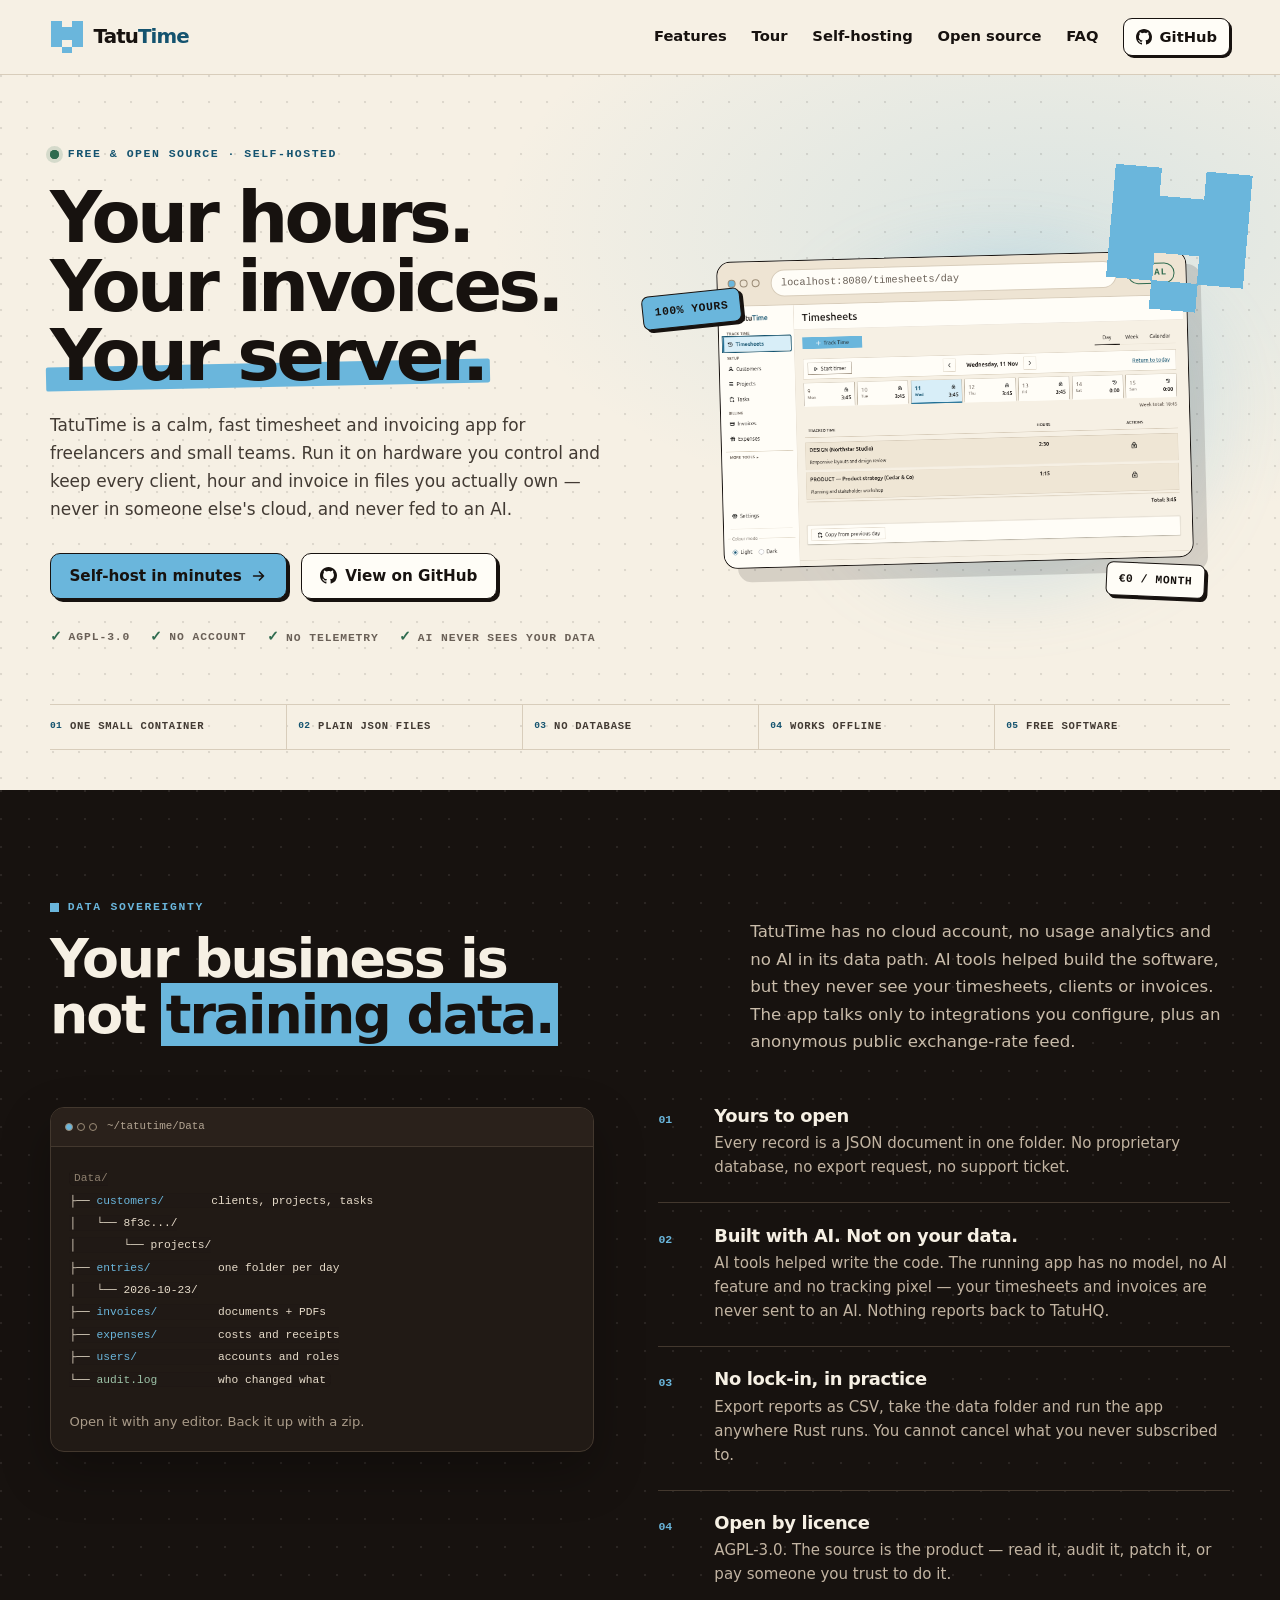
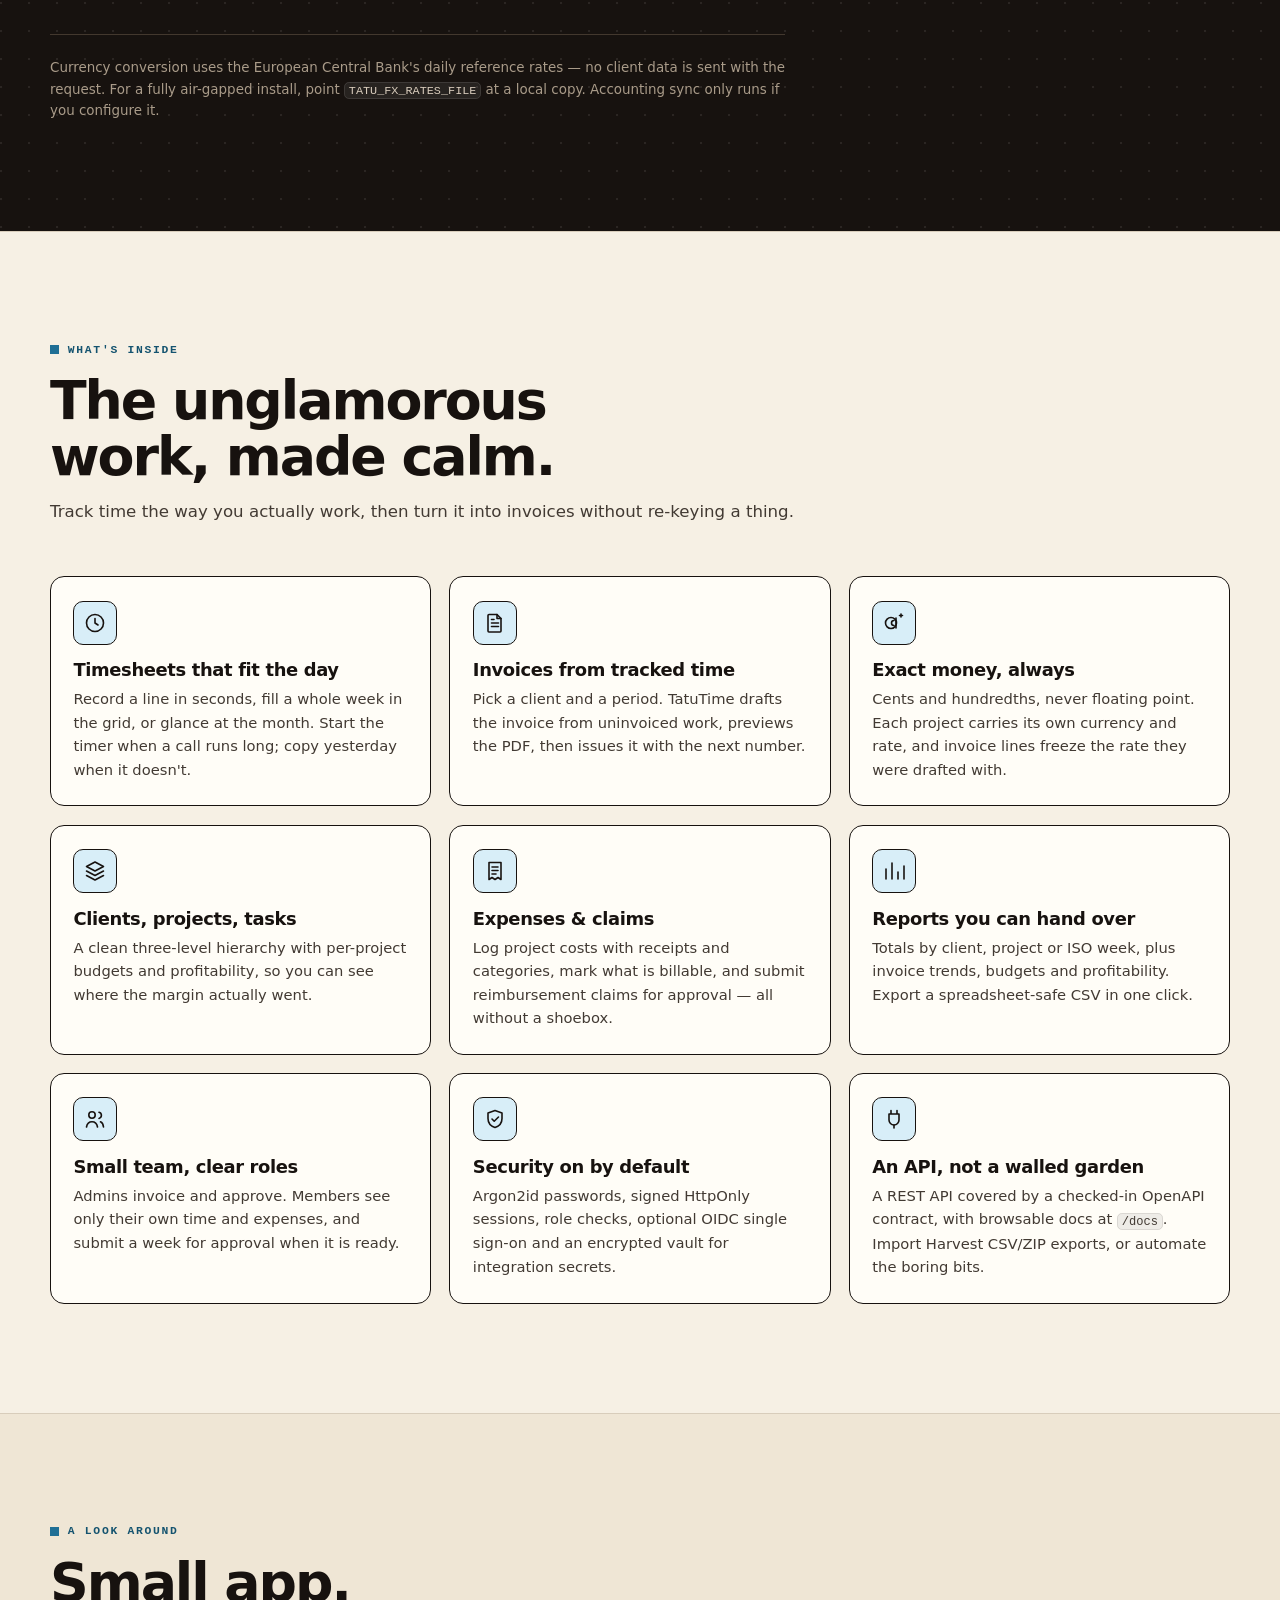
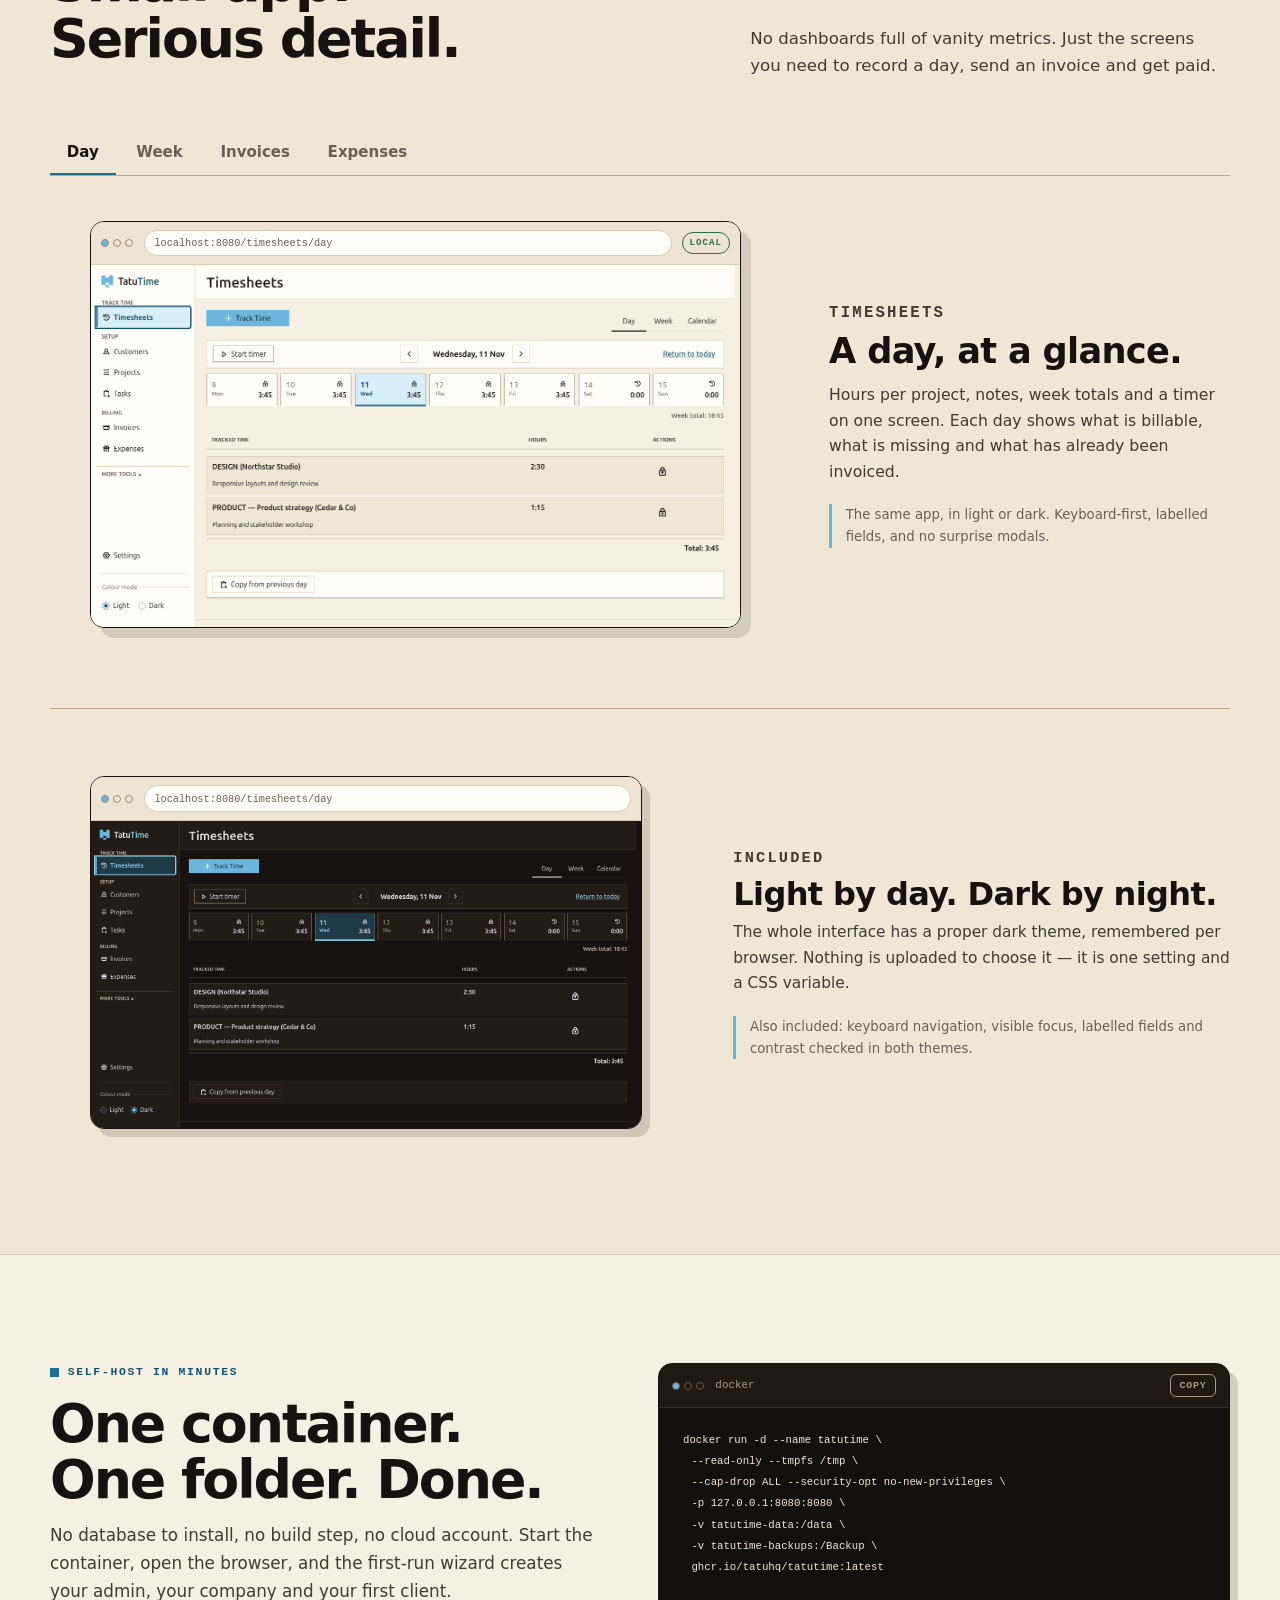
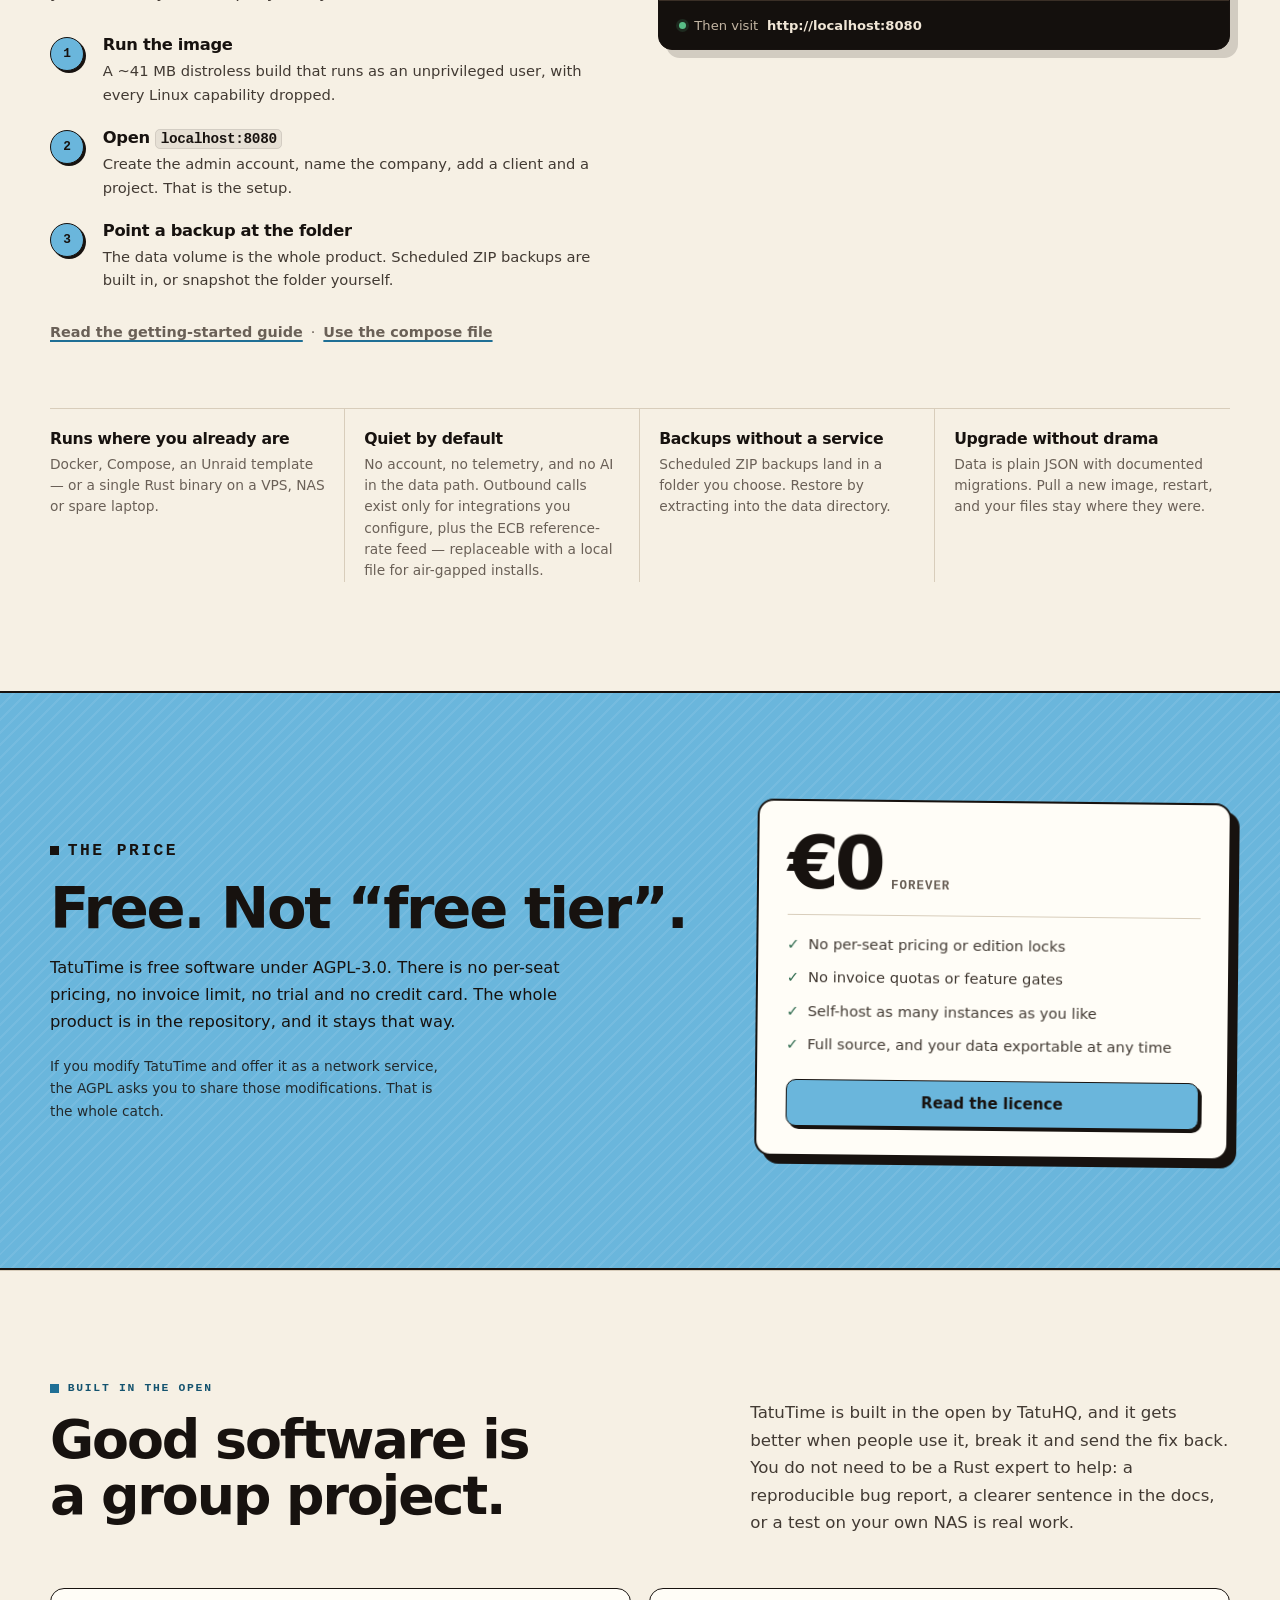
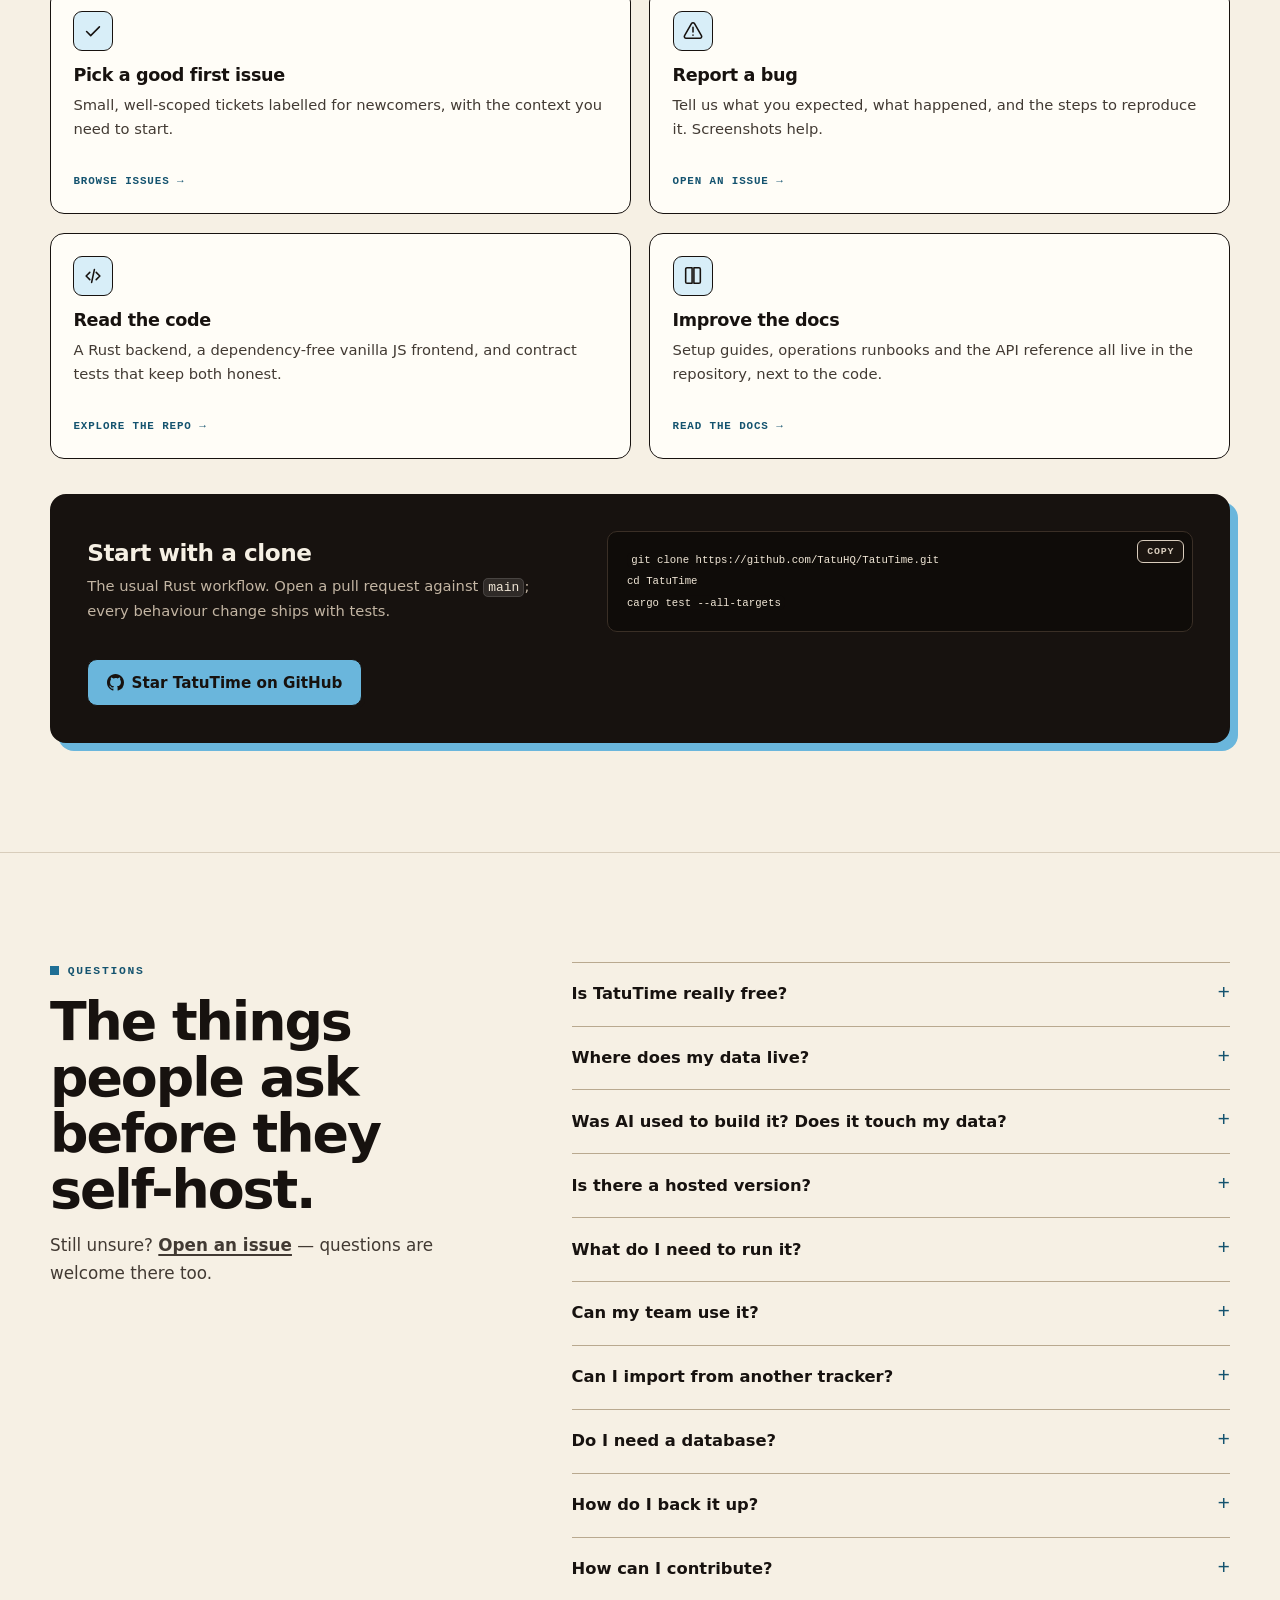
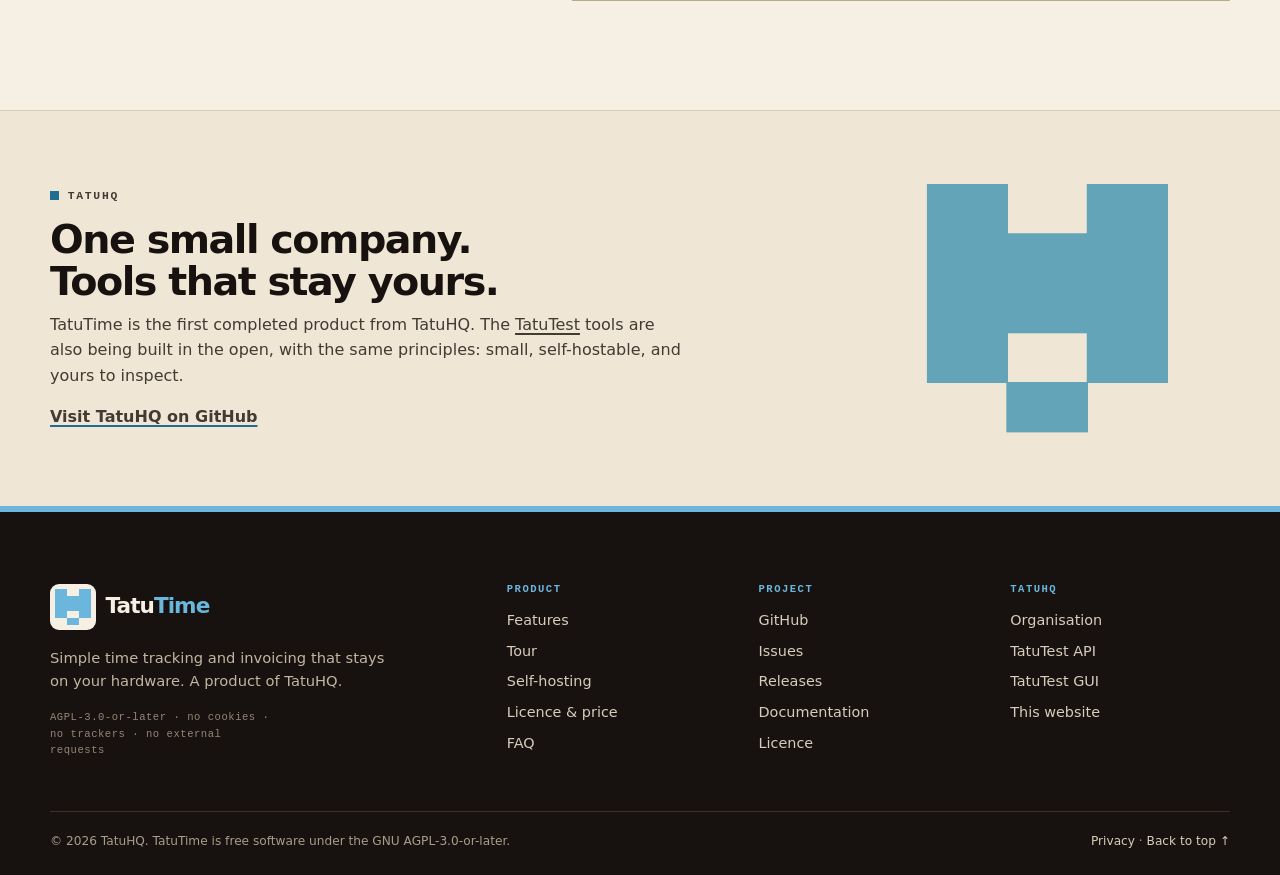
<file: site/index.html>
<!doctype html>
<html lang="en">
<head>
  <meta charset="utf-8">
  <meta name="viewport" content="width=device-width, initial-scale=1">
  <title>TatuTime — Self-hosted timesheets and invoicing</title>
  <meta name="description" content="Free, self-hosted timesheets and invoicing for freelancers and small teams. Your data stays on your hardware. No cloud, no telemetry, and AI never touches your data. AGPL-3.0.">
  <link rel="canonical" href="https://tatutime.com/">
  <meta name="theme-color" content="#f6f0e4">
  <meta name="color-scheme" content="light">

  <meta property="og:type" content="website">
  <meta property="og:site_name" content="TatuTime">
  <meta property="og:url" content="https://tatutime.com/">
  <meta property="og:title" content="TatuTime — Your hours. Your invoices. Your server.">
  <meta property="og:description" content="A free, self-hosted timesheet and invoicing app for freelancers and small teams. Plain files, no cloud, no telemetry — and AI never touches your data.">
  <meta property="og:image" content="https://tatutime.com/assets/img/og.png">
  <meta property="og:image:width" content="1200">
  <meta property="og:image:height" content="630">
  <meta property="og:image:alt" content="TatuTime — your hours, your invoices, your server.">
  <meta property="og:locale" content="en_GB">
  <meta name="author" content="TatuHQ">
  <meta name="twitter:card" content="summary_large_image">
  <meta name="twitter:title" content="TatuTime — Your hours. Your invoices. Your server.">
  <meta name="twitter:description" content="Free, self-hosted timesheets and invoicing. Your data stays on your hardware. No cloud, no telemetry; AI never touches your data.">
  <meta name="twitter:image" content="https://tatutime.com/assets/img/og.png">
  <meta name="twitter:image:alt" content="TatuTime — your hours, your invoices, your server.">

  <link rel="icon" href="favicon.ico" sizes="any">
  <link rel="icon" type="image/png" sizes="32x32" href="assets/brand/favicon-32x32.png">
  <link rel="icon" type="image/png" sizes="16x16" href="assets/brand/favicon-16x16.png">
  <link rel="apple-touch-icon" href="assets/brand/favicon-32x32.png">
  <link rel="manifest" href="site.webmanifest">
  <link rel="stylesheet" href="css/site.css">
</head>
<body>
  <a class="skip-link" href="#main">Skip to content</a>

  <header class="site-header" id="top">
    <div class="wrap header-inner">
      <a class="brand" href="./" aria-label="TatuTime — home">
        <img class="brand-mark" src="assets/brand/tatu.png" alt="" width="512" height="512">
        <span class="brand-word">Tatu<strong>Time</strong></span>
      </a>

      <button class="nav-toggle" type="button" aria-expanded="false" aria-controls="site-nav" aria-label="Open menu">
        <span class="nav-toggle-bars" aria-hidden="true"></span>
      </button>

      <nav class="site-nav" id="site-nav" aria-label="Main">
        <a href="#features">Features</a>
        <a href="#tour">Tour</a>
        <a href="#self-host">Self-hosting</a>
        <a href="#open-source">Open source</a>
        <a href="#faq">FAQ</a>
        <a class="nav-github" href="https://github.com/TatuHQ/TatuTime" target="_blank" rel="noopener noreferrer">
          <svg viewBox="0 0 16 16" width="16" height="16" aria-hidden="true" focusable="false"><path fill="currentColor" d="M8 0C3.58 0 0 3.58 0 8c0 3.54 2.29 6.53 5.47 7.59.4.07.55-.17.55-.38 0-.19-.01-.82-.01-1.49-2.01.37-2.53-.49-2.69-.94-.09-.23-.48-.94-.82-1.13-.28-.15-.68-.52-.01-.53.63-.01 1.08.58 1.23.82.72 1.21 1.87.87 2.33.66.07-.52.28-.87.51-1.07-1.78-.2-3.64-.89-3.64-3.95 0-.87.31-1.59.82-2.15-.08-.2-.36-1.02.08-2.12 0 0 .67-.21 2.2.82a7.4 7.4 0 0 1 2-.27c.68 0 1.36.09 2 .27 1.53-1.04 2.2-.82 2.2-.82.44 1.1.16 1.92.08 2.12.51.56.82 1.27.82 2.15 0 3.07-1.87 3.75-3.65 3.95.29.25.54.73.54 1.48 0 1.07-.01 1.93-.01 2.2 0 .21.15.46.55.38A8.01 8.01 0 0 0 16 8c0-4.42-3.58-8-8-8Z"/></svg>
          GitHub
        </a>
      </nav>
    </div>
  </header>

  <main id="main">
    <!-- Hero -->
    <section class="hero">
      <div class="wrap hero-grid">
        <div class="hero-copy">
          <p class="eyebrow"><span class="pulse" aria-hidden="true"></span> Free &amp; open source · Self-hosted</p>
          <h1>Your hours. Your invoices. <em>Your server.</em></h1>
          <p class="hero-lede">TatuTime is a calm, fast timesheet and invoicing app for freelancers and small teams. Run it on hardware you control and keep every client, hour and invoice in files you actually own — never in someone else's cloud, and never fed to an AI.</p>
          <div class="hero-actions">
            <a class="btn btn-primary" href="#self-host">
              Self-host in minutes
              <svg viewBox="0 0 20 20" width="18" height="18" aria-hidden="true" focusable="false"><path fill="none" stroke="currentColor" stroke-width="1.8" stroke-linecap="round" stroke-linejoin="round" d="M4 10h11m-4.5-4.5L15 10l-4.5 4.5"/></svg>
            </a>
            <a class="btn btn-secondary" href="https://github.com/TatuHQ/TatuTime" target="_blank" rel="noopener noreferrer">
              <svg viewBox="0 0 16 16" width="17" height="17" aria-hidden="true" focusable="false"><path fill="currentColor" d="M8 0C3.58 0 0 3.58 0 8c0 3.54 2.29 6.53 5.47 7.59.4.07.55-.17.55-.38 0-.19-.01-.82-.01-1.49-2.01.37-2.53-.49-2.69-.94-.09-.23-.48-.94-.82-1.13-.28-.15-.68-.52-.01-.53.63-.01 1.08.58 1.23.82.72 1.21 1.87.87 2.33.66.07-.52.28-.87.51-1.07-1.78-.2-3.64-.89-3.64-3.95 0-.87.31-1.59.82-2.15-.08-.2-.36-1.02.08-2.12 0 0 .67-.21 2.2.82a7.4 7.4 0 0 1 2-.27c.68 0 1.36.09 2 .27 1.53-1.04 2.2-.82 2.2-.82.44 1.1.16 1.92.08 2.12.51.56.82 1.27.82 2.15 0 3.07-1.87 3.75-3.65 3.95.29.25.54.73.54 1.48 0 1.07-.01 1.93-.01 2.2 0 .21.15.46.55.38A8.01 8.01 0 0 0 16 8c0-4.42-3.58-8-8-8Z"/></svg>
              View on GitHub
            </a>
          </div>
          <ul class="hero-checks" role="list">
            <li>AGPL-3.0</li>
            <li>No account</li>
            <li>No telemetry</li>
            <li>AI never sees your data</li>
          </ul>
        </div>

        <div class="hero-art">
          <span class="hero-glow" aria-hidden="true"></span>
          <figure class="browser browser-hero">
            <div class="browser-bar" aria-hidden="true">
              <span class="browser-dots"><i></i><i></i><i></i></span>
              <span class="browser-url">localhost:8080/timesheets/day</span>
              <span class="browser-local">local</span>
            </div>
            <picture>
              <source media="(max-width: 620px)" srcset="assets/img/shot-day-mobile.png?v=3">
              <img src="assets/img/shot-day.png?v=3" width="1440" height="803" alt="TatuTime day view showing entries for two projects, the week strip with daily totals, and a start-timer button" fetchpriority="high">
            </picture>
          </figure>
          <img class="hero-mark" src="assets/brand/tatu.png" alt="" width="512" height="512" aria-hidden="true">
          <span class="sticker sticker-yours">100% yours</span>
          <span class="sticker sticker-price">€0 / month</span>
        </div>
      </div>

      <div class="wrap">
        <ul class="trust-strip" role="list" aria-label="At a glance">
          <li><span>01</span> One small container</li>
          <li><span>02</span> Plain JSON files</li>
          <li><span>03</span> No database</li>
          <li><span>04</span> Works offline</li>
          <li><span>05</span> Free software</li>
        </ul>
      </div>
    </section>

    <!-- Sovereignty -->
    <section class="section section-ink" id="sovereignty">
      <div class="wrap">
        <div class="section-head section-head-split">
          <div>
            <p class="kicker">Data sovereignty</p>
            <h2>Your business is not <span class="mark">training data.</span></h2>
          </div>
          <p class="lede">TatuTime has no cloud account, no usage analytics and no AI in its data path. AI tools helped build the software, but they never see your timesheets, clients or invoices. The app talks only to integrations you configure, plus an anonymous public exchange-rate feed.</p>
        </div>

        <div class="sovereignty-grid">
          <div class="file-card">
            <div class="file-card-bar" aria-hidden="true">
              <span class="browser-dots"><i></i><i></i><i></i></span>
              <span>~/tatutime/Data</span>
            </div>
            <pre tabindex="0" aria-label="TatuTime data directory layout"><code><span class="tree-dim">Data/</span>
├── <span class="tree-dir">customers/</span>       clients, projects, tasks
│   └── 8f3c.../
│       └── projects/
├── <span class="tree-dir">entries/</span>          one folder per day
│   └── 2026-10-23/
├── <span class="tree-dir">invoices/</span>         documents + PDFs
├── <span class="tree-dir">expenses/</span>         costs and receipts
├── <span class="tree-dir">users/</span>            accounts and roles
└── <span class="tree-file">audit.log</span>         who changed what</code></pre>
            <p class="file-card-note">Open it with any editor. Back it up with a zip.</p>
          </div>

          <ol class="promise-list" role="list">
            <li>
              <span class="promise-num">01</span>
              <div>
                <h3>Yours to open</h3>
                <p>Every record is a JSON document in one folder. No proprietary database, no export request, no support ticket.</p>
              </div>
            </li>
            <li>
              <span class="promise-num">02</span>
              <div>
                <h3>Built with AI. Not on your data.</h3>
                <p>AI tools helped write the code. The running app has no model, no AI feature and no tracking pixel — your timesheets and invoices are never sent to an AI. Nothing reports back to TatuHQ.</p>
              </div>
            </li>
            <li>
              <span class="promise-num">03</span>
              <div>
                <h3>No lock-in, in practice</h3>
                <p>Export reports as CSV, take the data folder and run the app anywhere Rust runs. You cannot cancel what you never subscribed to.</p>
              </div>
            </li>
            <li>
              <span class="promise-num">04</span>
              <div>
                <h3>Open by licence</h3>
                <p>AGPL-3.0. The source is the product — read it, audit it, patch it, or pay someone you trust to do it.</p>
              </div>
            </li>
          </ol>
        </div>

        <p class="sovereignty-note">Currency conversion uses the European Central Bank's daily reference rates — no client data is sent with the request. For a fully air-gapped install, point <code>TATU_FX_RATES_FILE</code> at a local copy. Accounting sync only runs if you configure it.</p>
      </div>
    </section>

    <!-- Features -->
    <section class="section" id="features">
      <div class="wrap">
        <div class="section-head">
          <p class="kicker">What's inside</p>
          <h2>The unglamorous work, made calm.</h2>
          <p class="lede">Track time the way you actually work, then turn it into invoices without re-keying a thing.</p>
        </div>

        <div class="feature-grid">
          <article class="feature">
            <span class="feature-icon" aria-hidden="true">
              <svg viewBox="0 0 24 24" width="24" height="24" fill="none" stroke="currentColor" stroke-width="1.6" stroke-linecap="round" stroke-linejoin="round"><circle cx="12" cy="12" r="8.5"/><path d="M12 7.5V12l3 2"/></svg>
            </span>
            <h3>Timesheets that fit the day</h3>
            <p>Record a line in seconds, fill a whole week in the grid, or glance at the month. Start the timer when a call runs long; copy yesterday when it doesn't.</p>
          </article>

          <article class="feature">
            <span class="feature-icon" aria-hidden="true">
              <svg viewBox="0 0 24 24" width="24" height="24" fill="none" stroke="currentColor" stroke-width="1.6" stroke-linecap="round" stroke-linejoin="round"><path d="M6 3.5h8l4 4V20a1 1 0 0 1-1 1H6a1 1 0 0 1-1-1V4.5a1 1 0 0 1 1-1Z"/><path d="M14 3.5v4h4M8.5 12h7M8.5 15.5h7M8.5 8.5H11"/></svg>
            </span>
            <h3>Invoices from tracked time</h3>
            <p>Pick a client and a period. TatuTime drafts the invoice from uninvoiced work, previews the PDF, then issues it with the next number.</p>
          </article>

          <article class="feature">
            <span class="feature-icon" aria-hidden="true">
              <svg viewBox="0 0 24 24" width="24" height="24" fill="none" stroke="currentColor" stroke-width="1.6" stroke-linecap="round" stroke-linejoin="round"><circle cx="9" cy="12" r="5.5"/><path d="M12 9.5a2.5 2.5 0 1 0 0 5M14 7v10"/><path d="M17.5 4.5h3M19 3v3"/></svg>
            </span>
            <h3>Exact money, always</h3>
            <p>Cents and hundredths, never floating point. Each project carries its own currency and rate, and invoice lines freeze the rate they were drafted with.</p>
          </article>

          <article class="feature">
            <span class="feature-icon" aria-hidden="true">
              <svg viewBox="0 0 24 24" width="24" height="24" fill="none" stroke="currentColor" stroke-width="1.6" stroke-linecap="round" stroke-linejoin="round"><path d="M12 3 3.5 7.5 12 12l8.5-4.5L12 3Z"/><path d="m3.5 12 8.5 4.5 8.5-4.5M3.5 16.5 12 21l8.5-4.5"/></svg>
            </span>
            <h3>Clients, projects, tasks</h3>
            <p>A clean three-level hierarchy with per-project budgets and profitability, so you can see where the margin actually went.</p>
          </article>

          <article class="feature">
            <span class="feature-icon" aria-hidden="true">
              <svg viewBox="0 0 24 24" width="24" height="24" fill="none" stroke="currentColor" stroke-width="1.6" stroke-linecap="round" stroke-linejoin="round"><path d="M6 3.5h12v17l-3-2-3 2-3-2-3 2v-17Z"/><path d="M9 8h6M9 11.5h6M9 15h4"/></svg>
            </span>
            <h3>Expenses &amp; claims</h3>
            <p>Log project costs with receipts and categories, mark what is billable, and submit reimbursement claims for approval — all without a shoebox.</p>
          </article>

          <article class="feature">
            <span class="feature-icon" aria-hidden="true">
              <svg viewBox="0 0 24 24" width="24" height="24" fill="none" stroke="currentColor" stroke-width="1.6" stroke-linecap="round" stroke-linejoin="round"><path d="M4 20V10M10 20V4M16 20v-7M22 20V7"/></svg>
            </span>
            <h3>Reports you can hand over</h3>
            <p>Totals by client, project or ISO week, plus invoice trends, budgets and profitability. Export a spreadsheet-safe CSV in one click.</p>
          </article>

          <article class="feature">
            <span class="feature-icon" aria-hidden="true">
              <svg viewBox="0 0 24 24" width="24" height="24" fill="none" stroke="currentColor" stroke-width="1.6" stroke-linecap="round" stroke-linejoin="round"><circle cx="9" cy="8" r="3.2"/><path d="M3.5 20c.6-3.4 2.8-5.2 5.5-5.2s4.9 1.8 5.5 5.2"/><path d="M16 5.2a3.2 3.2 0 0 1 0 6.2M17.5 14.8c1.7.7 2.7 2.5 3 5.2"/></svg>
            </span>
            <h3>Small team, clear roles</h3>
            <p>Admins invoice and approve. Members see only their own time and expenses, and submit a week for approval when it is ready.</p>
          </article>

          <article class="feature">
            <span class="feature-icon" aria-hidden="true">
              <svg viewBox="0 0 24 24" width="24" height="24" fill="none" stroke="currentColor" stroke-width="1.6" stroke-linecap="round" stroke-linejoin="round"><path d="M12 3.5 19 6v5.5c0 4.4-2.8 7.6-7 9-4.2-1.4-7-4.6-7-9V6l7-2.5Z"/><path d="m9 12 2.2 2.2L15.5 10"/></svg>
            </span>
            <h3>Security on by default</h3>
            <p>Argon2id passwords, signed HttpOnly sessions, role checks, optional OIDC single sign-on and an encrypted vault for integration secrets.</p>
          </article>

          <article class="feature">
            <span class="feature-icon" aria-hidden="true">
              <svg viewBox="0 0 24 24" width="24" height="24" fill="none" stroke="currentColor" stroke-width="1.6" stroke-linecap="round" stroke-linejoin="round"><path d="M9 7V3.5M15 7V3.5M7 7h10v6a5 5 0 0 1-10 0V7Z"/><path d="M12 18v3"/></svg>
            </span>
            <h3>An API, not a walled garden</h3>
            <p>A REST API covered by a checked-in OpenAPI contract, with browsable docs at <code>/docs</code>. Import Harvest CSV/ZIP exports, or automate the boring bits.</p>
          </article>
        </div>
      </div>
    </section>

    <!-- Product tour -->
    <section class="section section-paper-dark" id="tour">
      <div class="wrap">
        <div class="section-head section-head-split">
          <div>
            <p class="kicker">A look around</p>
            <h2>Small app. Serious detail.</h2>
          </div>
          <p class="lede">No dashboards full of vanity metrics. Just the screens you need to record a day, send an invoice and get paid.</p>
        </div>

        <div class="tour-tabs" role="tablist" aria-label="Product screens">
          <button class="tour-tab is-active" type="button" role="tab" id="tab-day" aria-controls="tour-panel" aria-selected="true" data-img="assets/img/shot-day.png?v=3" data-alt="Day timesheet with project entries and weekly totals" data-url="localhost:8080/timesheets/day" data-kicker="Timesheets" data-title="A day, at a glance." data-copy="Hours per project, notes, week totals and a timer on one screen. Each day shows what is billable, what is missing and what has already been invoiced.">Day</button>
          <button class="tour-tab" type="button" role="tab" id="tab-week" aria-controls="tour-panel" aria-selected="false" tabindex="-1" data-img="assets/img/shot-week.png?v=3" data-alt="Week grid with editable hours per project and day totals" data-url="localhost:8080/timesheets/week" data-kicker="Timesheets" data-title="Fill the week, not a form." data-copy="Type hours straight into the grid, press Enter to save, and copy the previous week when it rhymes. Totals update per day and per project as you go.">Week</button>
          <button class="tour-tab" type="button" role="tab" id="tab-invoices" aria-controls="tour-panel" aria-selected="false" tabindex="-1" data-img="assets/img/shot-invoices.png?v=3" data-alt="Invoice register with drafts, sent invoices, part payments and an outstanding balance" data-url="localhost:8080/invoices" data-kicker="Invoices" data-title="From hours to a sent invoice." data-copy="Drafts, sent, partly paid, paid, written off. Issuing archives the PDF and locks the time it billed; payments are recorded against the invoice without rewriting history.">Invoices</button>
          <button class="tour-tab" type="button" role="tab" id="tab-expenses" aria-controls="tour-panel" aria-selected="false" tabindex="-1" data-img="assets/img/shot-expenses.png?v=3" data-alt="Expense register with categories, billable flags and amounts per project" data-url="localhost:8080/expenses" data-kicker="Expenses" data-title="Receipts without the shoebox." data-copy="Categorise project costs, attach receipts, mark what is billable, and roll approved expenses into the next invoice with the time they belong to.">Expenses</button>
        </div>

        <div class="tour-stage" id="tour-panel" role="tabpanel" aria-labelledby="tab-day" tabindex="0">
          <div class="tour-visual">
            <figure class="browser browser-tour">
              <div class="browser-bar" aria-hidden="true">
                <span class="browser-dots"><i></i><i></i><i></i></span>
                <span class="browser-url" id="tour-url">localhost:8080/timesheets/day</span>
                <span class="browser-local">local</span>
              </div>
              <img id="tour-img" src="assets/img/shot-day.png?v=3" width="1440" height="803" alt="Day timesheet with project entries and weekly totals" loading="lazy">
            </figure>
          </div>
          <div class="tour-meta">
            <p class="tour-kicker" id="tour-kicker">Timesheets</p>
            <h3 id="tour-title">A day, at a glance.</h3>
            <p id="tour-copy">Hours per project, notes, week totals and a timer on one screen. Each day shows what is billable, what is missing and what has already been invoiced.</p>
            <p class="tour-foot">The same app, in light or dark. Keyboard-first, labelled fields, and no surprise modals.</p>
          </div>
        </div>

        <aside class="dark-note" aria-labelledby="dark-note-title">
          <figure class="browser browser-dark">
            <div class="browser-bar" aria-hidden="true">
              <span class="browser-dots"><i></i><i></i><i></i></span>
              <span class="browser-url">localhost:8080/timesheets/day</span>
            </div>
            <img src="assets/img/shot-day-dark.png?v=3" width="1440" height="803" alt="The same day timesheet in TatuTime's dark theme" loading="lazy">
          </figure>
          <div class="dark-note-copy">
            <p class="tour-kicker">Included</p>
            <h3 id="dark-note-title">Light by day. Dark by night.</h3>
            <p>The whole interface has a proper dark theme, remembered per browser. Nothing is uploaded to choose it — it is one setting and a CSS variable.</p>
            <p class="tour-foot">Also included: keyboard navigation, visible focus, labelled fields and contrast checked in both themes.</p>
          </div>
        </aside>
      </div>
    </section>

    <!-- Self-hosting -->
    <section class="section" id="self-host">
      <div class="wrap selfhost-grid">
        <div class="selfhost-copy">
          <p class="kicker">Self-host in minutes</p>
          <h2>One container. One folder. Done.</h2>
          <p class="lede">No database to install, no build step, no cloud account. Start the container, open the browser, and the first-run wizard creates your admin, your company and your first client.</p>

          <ol class="steps" role="list">
            <li>
              <span class="step-num">1</span>
              <div>
                <h3>Run the image</h3>
                <p>A ~41&nbsp;MB distroless build that runs as an unprivileged user, with every Linux capability dropped.</p>
              </div>
            </li>
            <li>
              <span class="step-num">2</span>
              <div>
                <h3>Open <code>localhost:8080</code></h3>
                <p>Create the admin account, name the company, add a client and a project. That is the setup.</p>
              </div>
            </li>
            <li>
              <span class="step-num">3</span>
              <div>
                <h3>Point a backup at the folder</h3>
                <p>The data volume is the whole product. Scheduled ZIP backups are built in, or snapshot the folder yourself.</p>
              </div>
            </li>
          </ol>

          <p class="selfhost-links">
            <a class="text-link" href="https://github.com/TatuHQ/TatuTime/blob/main/docs/getting-started.md" target="_blank" rel="noopener noreferrer">Read the getting-started guide</a>
            <span aria-hidden="true">·</span>
            <a class="text-link" href="https://github.com/TatuHQ/TatuTime/blob/main/docker-compose.yml" target="_blank" rel="noopener noreferrer">Use the compose file</a>
          </p>
        </div>

        <div class="terminal">
          <div class="terminal-bar" aria-hidden="true">
            <span class="browser-dots"><i></i><i></i><i></i></span>
            <span>docker</span>
            <button class="copy-btn" type="button" data-copy="docker-cmd" aria-label="Copy the docker command">Copy</button>
          </div>
          <pre tabindex="0"><code id="docker-cmd">docker run -d --name tatutime \
  --read-only --tmpfs /tmp \
  --cap-drop ALL --security-opt no-new-privileges \
  -p 127.0.0.1:8080:8080 \
  -v tatutime-data:/data \
  -v tatutime-backups:/Backup \
  ghcr.io/tatuhq/tatutime:latest</code></pre>
          <div class="terminal-foot">
            <span class="terminal-dot" aria-hidden="true"></span>
            Then visit <strong>http://localhost:8080</strong>
          </div>
        </div>
      </div>

      <div class="wrap">
        <ul class="host-facts" role="list">
          <li>
            <h3>Runs where you already are</h3>
            <p>Docker, Compose, an Unraid template — or a single Rust binary on a VPS, NAS or spare laptop.</p>
          </li>
          <li>
            <h3>Quiet by default</h3>
            <p>No account, no telemetry, and no AI in the data path. Outbound calls exist only for integrations you configure, plus the ECB reference-rate feed — replaceable with a local file for air-gapped installs.</p>
          </li>
          <li>
            <h3>Backups without a service</h3>
            <p>Scheduled ZIP backups land in a folder you choose. Restore by extracting into the data directory.</p>
          </li>
          <li>
            <h3>Upgrade without drama</h3>
            <p>Data is plain JSON with documented migrations. Pull a new image, restart, and your files stay where they were.</p>
          </li>
        </ul>
      </div>
    </section>

    <!-- Free -->
    <section class="section section-accent" id="free">
      <div class="wrap price-grid">
        <div class="price-copy">
          <p class="kicker kicker-ink">The price</p>
          <h2>Free. Not “free tier”.</h2>
          <p>TatuTime is free software under AGPL-3.0. There is no per-seat pricing, no invoice limit, no trial and no credit card. The whole product is in the repository, and it stays that way.</p>
          <p class="price-small">If you modify TatuTime and offer it as a network service, the AGPL asks you to share those modifications. That is the whole catch.</p>
        </div>

        <div class="price-card">
          <p class="price-figure"><span>€0</span> forever</p>
          <ul class="price-list" role="list">
            <li>No per-seat pricing or edition locks</li>
            <li>No invoice quotas or feature gates</li>
            <li>Self-host as many instances as you like</li>
            <li>Full source, and your data exportable at any time</li>
          </ul>
          <a class="btn btn-primary btn-wide" href="https://github.com/TatuHQ/TatuTime/blob/main/LICENSE" target="_blank" rel="noopener noreferrer">Read the licence</a>
        </div>
      </div>
    </section>

    <!-- Open source / contribute -->
    <section class="section" id="open-source">
      <div class="wrap">
        <div class="section-head section-head-split">
          <div>
            <p class="kicker">Built in the open</p>
            <h2>Good software is a group project.</h2>
          </div>
          <p class="lede">TatuTime is built in the open by TatuHQ, and it gets better when people use it, break it and send the fix back. You do not need to be a Rust expert to help: a reproducible bug report, a clearer sentence in the docs, or a test on your own NAS is real work.</p>
        </div>

        <div class="contribute-grid">
          <a class="contrib-card" href="https://github.com/TatuHQ/TatuTime/issues?q=is%3Aissue+is%3Aopen+label%3A%22good+first+issue%22" target="_blank" rel="noopener noreferrer">
            <span class="contrib-icon" aria-hidden="true">
              <svg viewBox="0 0 24 24" width="22" height="22" fill="none" stroke="currentColor" stroke-width="1.7" stroke-linecap="round" stroke-linejoin="round"><path d="M5 12.5 9.5 17 19 7.5"/></svg>
            </span>
            <h3>Pick a good first issue</h3>
            <p>Small, well-scoped tickets labelled for newcomers, with the context you need to start.</p>
            <span class="contrib-go">Browse issues <span aria-hidden="true">→</span></span>
          </a>

          <a class="contrib-card" href="https://github.com/TatuHQ/TatuTime/issues/new" target="_blank" rel="noopener noreferrer">
            <span class="contrib-icon" aria-hidden="true">
              <svg viewBox="0 0 24 24" width="22" height="22" fill="none" stroke="currentColor" stroke-width="1.7" stroke-linecap="round" stroke-linejoin="round"><path d="M12 8v5M12 16.5v.1"/><path d="M10.3 3.9 2.8 17a2 2 0 0 0 1.7 3h15a2 2 0 0 0 1.7-3L13.7 3.9a2 2 0 0 0-3.4 0Z"/></svg>
            </span>
            <h3>Report a bug</h3>
            <p>Tell us what you expected, what happened, and the steps to reproduce it. Screenshots help.</p>
            <span class="contrib-go">Open an issue <span aria-hidden="true">→</span></span>
          </a>

          <a class="contrib-card" href="https://github.com/TatuHQ/TatuTime" target="_blank" rel="noopener noreferrer">
            <span class="contrib-icon" aria-hidden="true">
              <svg viewBox="0 0 24 24" width="22" height="22" fill="none" stroke="currentColor" stroke-width="1.7" stroke-linecap="round" stroke-linejoin="round"><path d="m8.5 8-4 4 4 4M15.5 8l4 4-4 4M13.5 5l-3 14"/></svg>
            </span>
            <h3>Read the code</h3>
            <p>A Rust backend, a dependency-free vanilla JS frontend, and contract tests that keep both honest.</p>
            <span class="contrib-go">Explore the repo <span aria-hidden="true">→</span></span>
          </a>

          <a class="contrib-card" href="https://github.com/TatuHQ/TatuTime/blob/main/docs/README.md" target="_blank" rel="noopener noreferrer">
            <span class="contrib-icon" aria-hidden="true">
              <svg viewBox="0 0 24 24" width="22" height="22" fill="none" stroke="currentColor" stroke-width="1.7" stroke-linecap="round" stroke-linejoin="round"><path d="M4 4.5A1.5 1.5 0 0 1 5.5 3H11v17H5.5A1.5 1.5 0 0 1 4 18.5v-14ZM20 4.5A1.5 1.5 0 0 0 18.5 3H13v17h5.5a1.5 1.5 0 0 0 1.5-1.5v-14Z"/></svg>
            </span>
            <h3>Improve the docs</h3>
            <p>Setup guides, operations runbooks and the API reference all live in the repository, next to the code.</p>
            <span class="contrib-go">Read the docs <span aria-hidden="true">→</span></span>
          </a>
        </div>

        <div class="clone-card">
          <div class="clone-copy">
            <h3>Start with a clone</h3>
            <p>The usual Rust workflow. Open a pull request against <code>main</code>; every behaviour change ships with tests.</p>
          </div>
          <div class="clone-code">
            <pre tabindex="0"><code id="clone-cmd">git clone https://github.com/TatuHQ/TatuTime.git
cd TatuTime
cargo test --all-targets</code></pre>
            <button class="copy-btn copy-btn-dark" type="button" data-copy="clone-cmd" aria-label="Copy the clone and test commands">Copy</button>
          </div>
          <a class="btn btn-primary btn-wide clone-btn" href="https://github.com/TatuHQ/TatuTime" target="_blank" rel="noopener noreferrer">
            <svg viewBox="0 0 16 16" width="17" height="17" aria-hidden="true" focusable="false"><path fill="currentColor" d="M8 0C3.58 0 0 3.58 0 8c0 3.54 2.29 6.53 5.47 7.59.4.07.55-.17.55-.38 0-.19-.01-.82-.01-1.49-2.01.37-2.53-.49-2.69-.94-.09-.23-.48-.94-.82-1.13-.28-.15-.68-.52-.01-.53.63-.01 1.08.58 1.23.82.72 1.21 1.87.87 2.33.66.07-.52.28-.87.51-1.07-1.78-.2-3.64-.89-3.64-3.95 0-.87.31-1.59.82-2.15-.08-.2-.36-1.02.08-2.12 0 0 .67-.21 2.2.82a7.4 7.4 0 0 1 2-.27c.68 0 1.36.09 2 .27 1.53-1.04 2.2-.82 2.2-.82.44 1.1.16 1.92.08 2.12.51.56.82 1.27.82 2.15 0 3.07-1.87 3.75-3.65 3.95.29.25.54.73.54 1.48 0 1.07-.01 1.93-.01 2.2 0 .21.15.46.55.38A8.01 8.01 0 0 0 16 8c0-4.42-3.58-8-8-8Z"/></svg>
            Star TatuTime on GitHub
          </a>
        </div>
      </div>
    </section>

    <!-- FAQ -->
    <section class="section section-faq" id="faq">
      <div class="wrap faq-grid">
        <div class="faq-intro">
          <p class="kicker">Questions</p>
          <h2>The things people ask before they self-host.</h2>
          <p class="lede">Still unsure? <a href="https://github.com/TatuHQ/TatuTime/issues" target="_blank" rel="noopener noreferrer">Open an issue</a> — questions are welcome there too.</p>
        </div>

        <div class="faq-list">
          <details>
            <summary>Is TatuTime really free?</summary>
            <p>Yes. The whole product is AGPL-3.0 open source. There is no paid edition, no seat count and no invoice limit. You pay only for the hardware you run it on.</p>
          </details>
          <details>
            <summary>Where does my data live?</summary>
            <p>In a directory you choose — <code>/data</code> in the container, <code>./Data</code> locally. It is plain JSON plus archived PDFs. Copy it, zip it, inspect it. The app never needs a cloud account.</p>
          </details>
          <details>
            <summary>Was AI used to build it? Does it touch my data?</summary>
            <p>AI tools helped build TatuTime — but they never see your data. The running app has no AI features, no analytics and no telemetry. Your timesheets, clients and invoices stay in your data directory and are never sent to an AI. Network calls happen only for integrations you configure yourself: SMTP, an ICS or Google/Microsoft calendar, OIDC single sign-on, or optional accounting sync. Currency conversion fetches the ECB's anonymous daily reference rates, or reads a local <code>TATU_FX_RATES_FILE</code> for a fully offline install. Secrets live in an encrypted local vault.</p>
          </details>
          <details>
            <summary>Is there a hosted version?</summary>
            <p>No. TatuTime is self-hosted by design: there is no vendor cloud to sign up to and no place for your client list to leak. You run it, you own it.</p>
          </details>
          <details>
            <summary>What do I need to run it?</summary>
            <p>Docker (or a Rust toolchain), a few megabytes of disk, and a machine that stays on if you want it always available. A NAS, VPS, mini-PC or spare laptop is plenty for a small team.</p>
          </details>
          <details>
            <summary>Can my team use it?</summary>
            <p>Yes. Admins manage clients, invoices and approvals; members record only their own time and expenses. Optional OIDC single sign-on can provision accounts from your identity provider.</p>
          </details>
          <details>
            <summary>Can I import from another tracker?</summary>
            <p>TatuTime includes a Harvest importer for CSV/ZIP exports, including original invoice PDFs, with a review step before anything is committed. The API is open if you need a different migration path.</p>
          </details>
          <details>
            <summary>Do I need a database?</summary>
            <p>No. There is no Postgres, MySQL or SQLite. Records are JSON documents written atomically, and the data folder is the database. That also makes backup and restore a file operation.</p>
          </details>
          <details>
            <summary>How do I back it up?</summary>
            <p>Scheduled ZIP backups are built into Settings → Backup, and the data directory can be copied or snapshotted like any other folder. Archives are never deleted automatically.</p>
          </details>
          <details>
            <summary>How can I contribute?</summary>
            <p>Start with a <a href="https://github.com/TatuHQ/TatuTime/issues?q=is%3Aissue+is%3Aopen+label%3A%22good+first+issue%22" target="_blank" rel="noopener noreferrer">good first issue</a>, open a <a href="https://github.com/TatuHQ/TatuTime/issues/new" target="_blank" rel="noopener noreferrer">bug report</a>, improve the docs, or test a release on your own hardware. The repository is <a href="https://github.com/TatuHQ/TatuTime" target="_blank" rel="noopener noreferrer">github.com/TatuHQ/TatuTime</a>.</p>
          </details>
        </div>
      </div>
    </section>

    <!-- Company -->
    <section class="company-band" aria-labelledby="company-title">
      <div class="wrap company-inner">
        <div>
          <p class="kicker">TatuHQ</p>
          <h2 id="company-title">One small company. Tools that stay yours.</h2>
          <p>TatuTime is the first completed product from TatuHQ. The <a href="https://github.com/TatuHQ/TatuTestAPI" target="_blank" rel="noopener noreferrer">TatuTest</a> tools are also being built in the open, with the same principles: small, self-hostable, and yours to inspect.</p>
          <p class="company-links">
            <a class="text-link" href="https://github.com/TatuHQ" target="_blank" rel="noopener noreferrer">Visit TatuHQ on GitHub</a>
          </p>
        </div>
        <img class="company-logo" src="assets/brand/tatuhq.png" alt="TatuHQ" width="512" height="512" loading="lazy">
      </div>
    </section>
  </main>

  <footer class="site-footer">
    <div class="wrap footer-grid">
      <div class="footer-brand">
        <a class="brand brand-footer" href="#top" aria-label="Back to top">
          <span class="footer-mark"><img src="assets/brand/tatu.png" alt="" width="512" height="512"></span>
          <span class="brand-word">Tatu<strong>Time</strong></span>
        </a>
        <p>Simple time tracking and invoicing that stays on your hardware. A product of TatuHQ.</p>
        <p class="footer-fine">AGPL-3.0-or-later · no cookies · no trackers · no external requests</p>
      </div>

      <nav class="footer-col" aria-label="Product">
        <h2>Product</h2>
        <a href="#features">Features</a>
        <a href="#tour">Tour</a>
        <a href="#self-host">Self-hosting</a>
        <a href="#free">Licence &amp; price</a>
        <a href="#faq">FAQ</a>
      </nav>

      <nav class="footer-col" aria-label="Project">
        <h2>Project</h2>
        <a href="https://github.com/TatuHQ/TatuTime" target="_blank" rel="noopener noreferrer">GitHub</a>
        <a href="https://github.com/TatuHQ/TatuTime/issues" target="_blank" rel="noopener noreferrer">Issues</a>
        <a href="https://github.com/TatuHQ/TatuTime/releases" target="_blank" rel="noopener noreferrer">Releases</a>
        <a href="https://github.com/TatuHQ/TatuTime/blob/main/docs/README.md" target="_blank" rel="noopener noreferrer">Documentation</a>
        <a href="https://github.com/TatuHQ/TatuTime/blob/main/LICENSE" target="_blank" rel="noopener noreferrer">Licence</a>
      </nav>

      <nav class="footer-col" aria-label="TatuHQ">
        <h2>TatuHQ</h2>
        <a href="https://github.com/TatuHQ" target="_blank" rel="noopener noreferrer">Organisation</a>
        <a href="https://github.com/TatuHQ/TatuTestAPI" target="_blank" rel="noopener noreferrer">TatuTest API</a>
        <a href="https://github.com/TatuHQ/TatuTestGUI" target="_blank" rel="noopener noreferrer">TatuTest GUI</a>
        <a href="https://github.com/TatuHQ/TatuTime-Website" target="_blank" rel="noopener noreferrer">This website</a>
      </nav>
    </div>

    <div class="wrap footer-bottom">
      <p>© <span id="year">2026</span> TatuHQ. TatuTime is free software under the GNU AGPL-3.0-or-later.</p>
      <p class="footer-top"><a href="privacy.html">Privacy</a> · <a href="#top">Back to top <span aria-hidden="true">↑</span></a></p>
    </div>
  </footer>

  <p class="sr-only" role="status" aria-live="polite" id="copy-status"></p>
  <script src="js/site.js" defer></script>
</body>
</html>
</file>
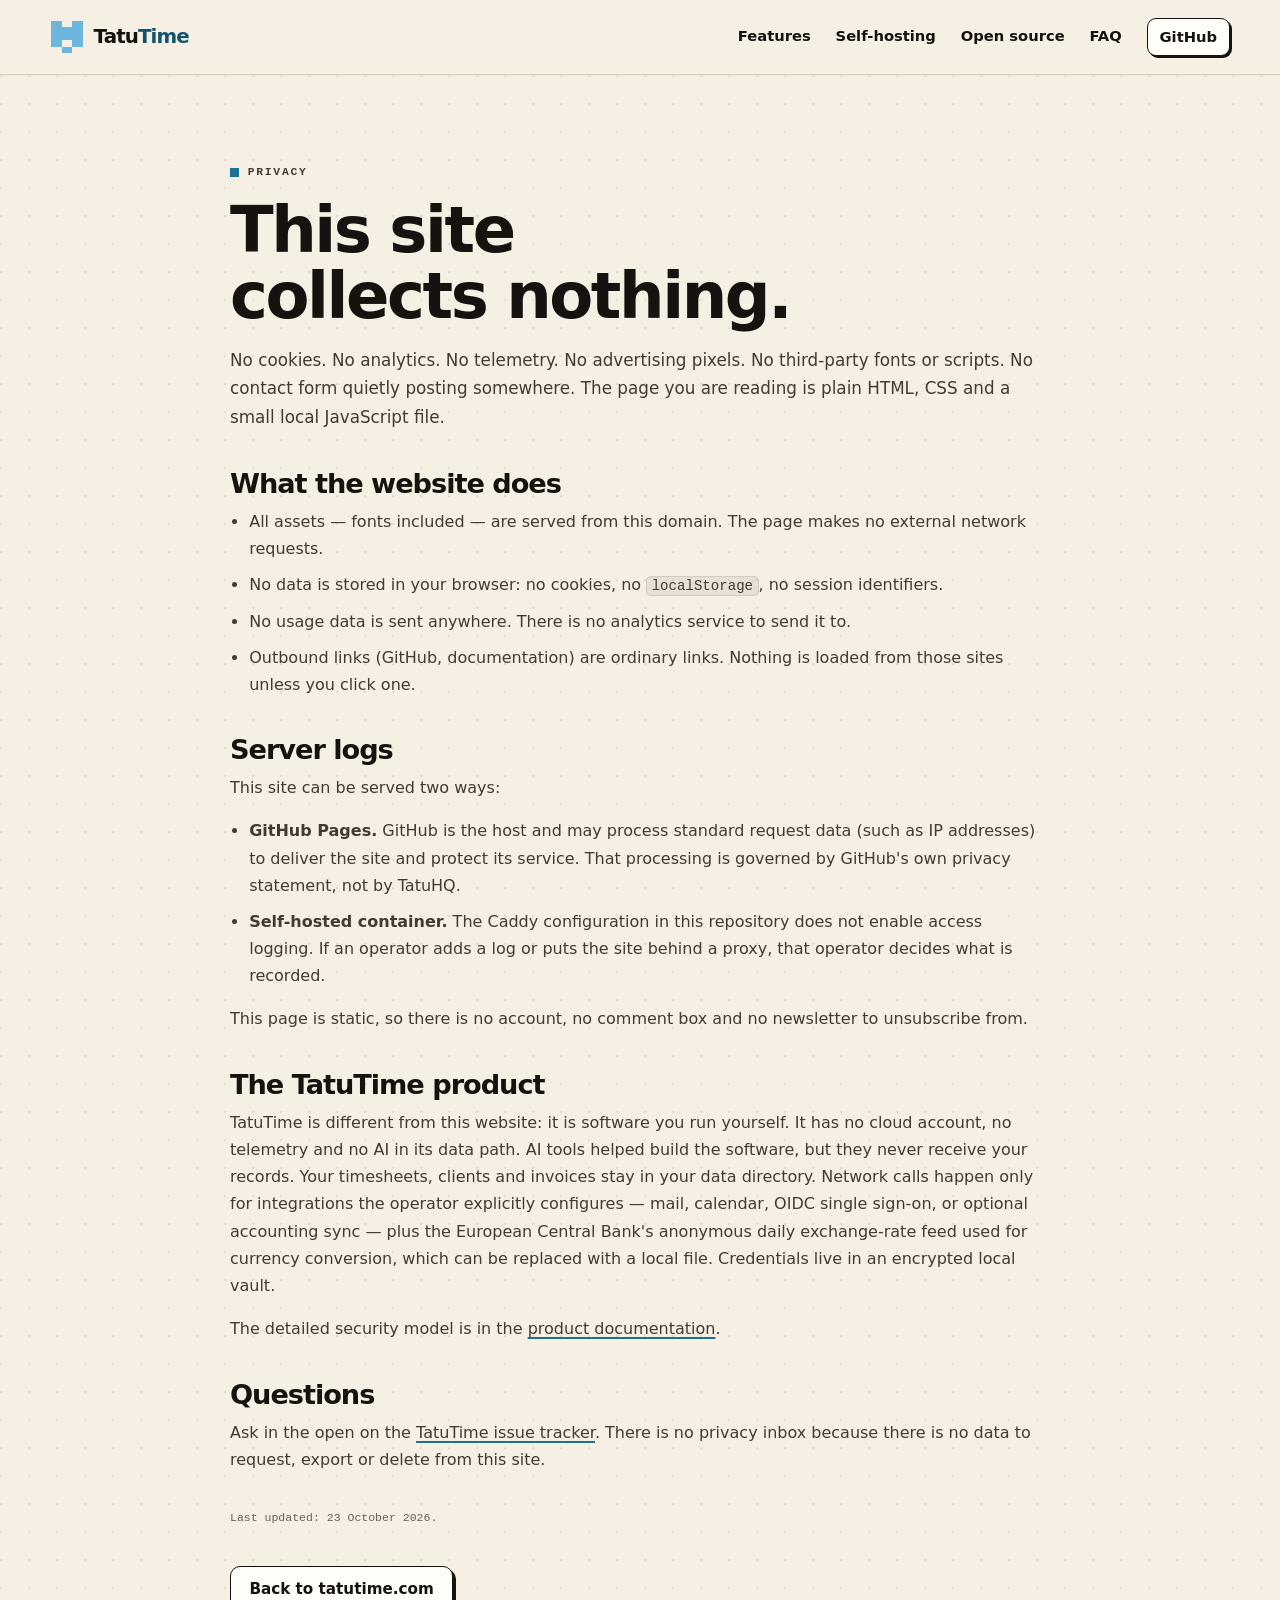
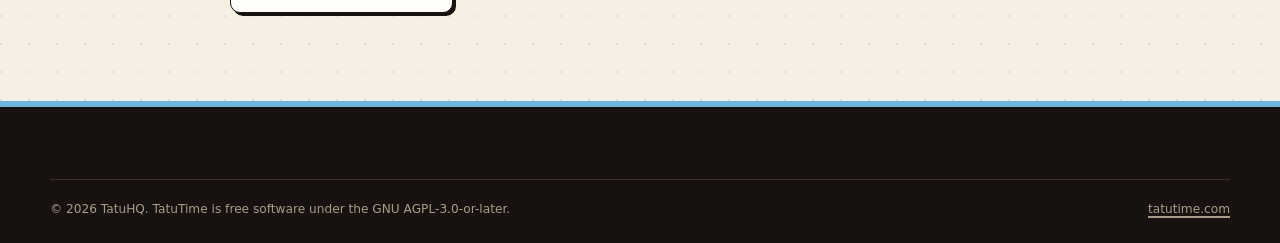
<file: site/privacy.html>
<!doctype html>
<html lang="en">
<head>
  <meta charset="utf-8">
  <meta name="viewport" content="width=device-width, initial-scale=1">
  <title>Privacy — TatuTime</title>
  <meta name="description" content="TatuTime's website collects nothing: no cookies, no analytics, no telemetry and no external requests.">
  <link rel="canonical" href="https://tatutime.com/privacy.html">
  <meta name="theme-color" content="#f6f0e4">
  <link rel="icon" href="favicon.ico" sizes="any">
  <link rel="icon" type="image/png" sizes="32x32" href="assets/brand/favicon-32x32.png">
  <link rel="stylesheet" href="css/site.css">
</head>
<body>
  <a class="skip-link" href="#main">Skip to content</a>

  <header class="site-header">
    <div class="wrap header-inner">
      <a class="brand" href="./" aria-label="TatuTime — home">
        <img class="brand-mark" src="assets/brand/tatu.png" alt="" width="512" height="512">
        <span class="brand-word">Tatu<strong>Time</strong></span>
      </a>
      <button class="nav-toggle" type="button" aria-expanded="false" aria-controls="site-nav" aria-label="Open menu">
        <span class="nav-toggle-bars" aria-hidden="true"></span>
      </button>

      <nav class="site-nav" id="site-nav" aria-label="Main">
        <a href="./#features">Features</a>
        <a href="./#self-host">Self-hosting</a>
        <a href="./#open-source">Open source</a>
        <a href="./#faq">FAQ</a>
        <a class="nav-github" href="https://github.com/TatuHQ/TatuTime" target="_blank" rel="noopener noreferrer">GitHub</a>
      </nav>
    </div>
  </header>

  <main class="legal" id="main">
    <div class="wrap legal-wrap">
      <p class="kicker">Privacy</p>
      <h1>This site collects nothing.</h1>
      <p class="lede">No cookies. No analytics. No telemetry. No advertising pixels. No third-party fonts or scripts. No contact form quietly posting somewhere. The page you are reading is plain HTML, CSS and a small local JavaScript file.</p>

      <h2>What the website does</h2>
      <ul>
        <li>All assets — fonts included — are served from this domain. The page makes no external network requests.</li>
        <li>No data is stored in your browser: no cookies, no <code>localStorage</code>, no session identifiers.</li>
        <li>No usage data is sent anywhere. There is no analytics service to send it to.</li>
        <li>Outbound links (GitHub, documentation) are ordinary links. Nothing is loaded from those sites unless you click one.</li>
      </ul>

      <h2>Server logs</h2>
      <p>This site can be served two ways:</p>
      <ul>
        <li><strong>GitHub Pages.</strong> GitHub is the host and may process standard request data (such as IP addresses) to deliver the site and protect its service. That processing is governed by GitHub's own privacy statement, not by TatuHQ.</li>
        <li><strong>Self-hosted container.</strong> The Caddy configuration in this repository does not enable access logging. If an operator adds a log or puts the site behind a proxy, that operator decides what is recorded.</li>
      </ul>
      <p>This page is static, so there is no account, no comment box and no newsletter to unsubscribe from.</p>

      <h2>The TatuTime product</h2>
      <p>TatuTime is different from this website: it is software you run yourself. It has no cloud account, no telemetry and no AI in its data path. AI tools helped build the software, but they never receive your records. Your timesheets, clients and invoices stay in your data directory. Network calls happen only for integrations the operator explicitly configures — mail, calendar, OIDC single sign-on, or optional accounting sync — plus the European Central Bank's anonymous daily exchange-rate feed used for currency conversion, which can be replaced with a local file. Credentials live in an encrypted local vault.</p>
      <p>The detailed security model is in the <a href="https://github.com/TatuHQ/TatuTime/blob/main/docs/security.md" target="_blank" rel="noopener noreferrer">product documentation</a>.</p>

      <h2>Questions</h2>
      <p>Ask in the open on the <a href="https://github.com/TatuHQ/TatuTime/issues" target="_blank" rel="noopener noreferrer">TatuTime issue tracker</a>. There is no privacy inbox because there is no data to request, export or delete from this site.</p>

      <p class="legal-updated">Last updated: 23 October 2026.</p>
      <p><a class="btn btn-secondary" href="./">Back to tatutime.com</a></p>
    </div>
  </main>

  <footer class="site-footer">
    <div class="wrap footer-bottom legal-footer">
      <p>© <span id="year">2026</span> TatuHQ. TatuTime is free software under the GNU AGPL-3.0-or-later.</p>
      <p><a href="./">tatutime.com</a></p>
    </div>
  </footer>

  <script src="js/site.js" defer></script>
</body>
</html>
</file>
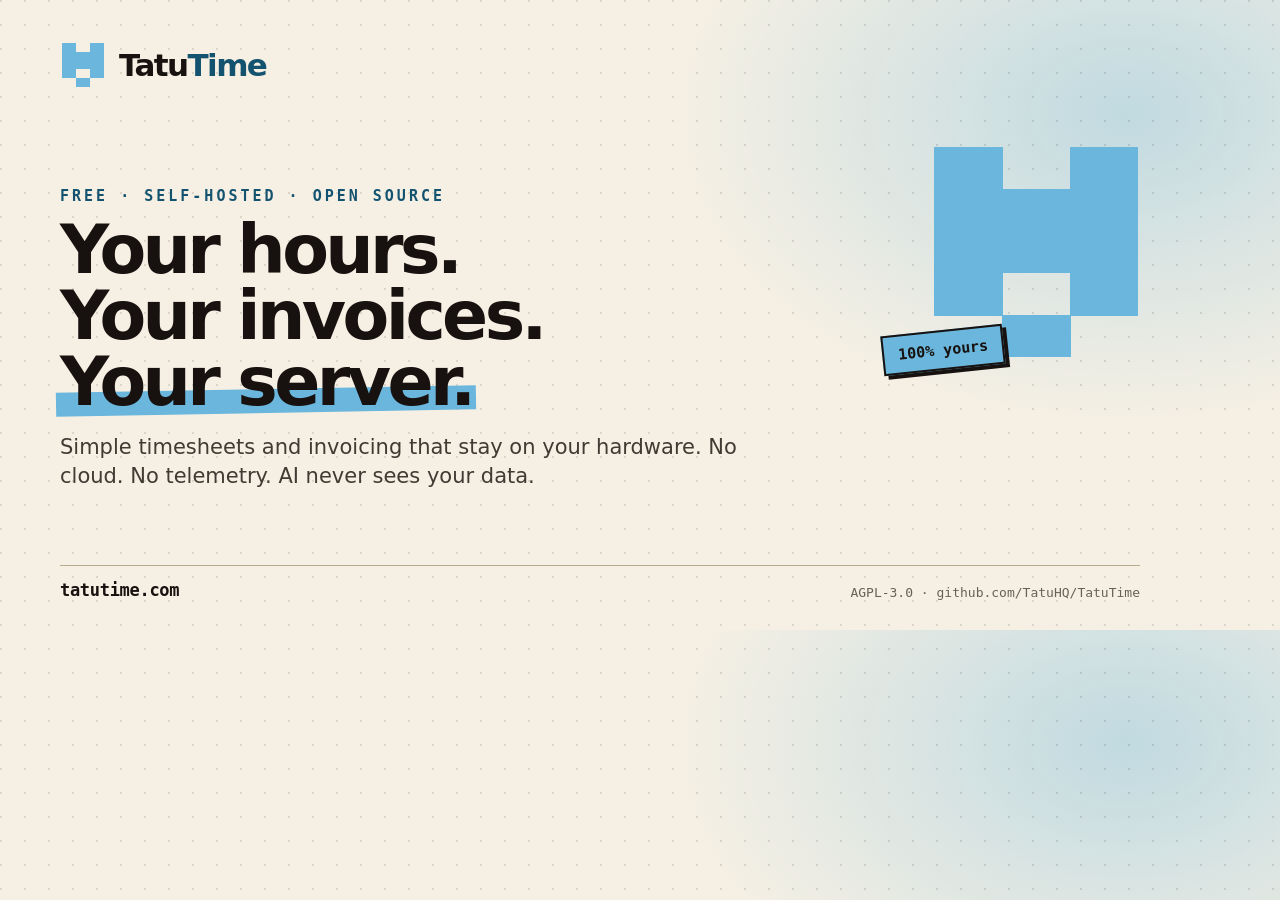
<file: tools/og-card.html>
<!doctype html>
<html lang="en">
<head>
<meta charset="utf-8">
<style>
  * { box-sizing: border-box; margin: 0; }
  body {
    width: 1200px; height: 630px; overflow: hidden;
    background:
      radial-gradient(circle at 1px 1px, rgba(23,18,15,.12) 1px, transparent 1.6px) 0 0 / 24px 24px,
      radial-gradient(700px 480px at 88% 18%, rgba(106,182,220,.38), transparent 65%),
      #f6f0e4;
    color: #17120f;
    font-family: "Segoe UI", system-ui, -apple-system, "Helvetica Neue", Arial, sans-serif;
    padding: 42px 60px 30px;
    display: flex; flex-direction: column; justify-content: space-between;
    position: relative;
  }
  .brand { display: flex; align-items: center; gap: 13px; }
  .brand img { width: 46px; image-rendering: pixelated; }
  .word { font-size: 31px; font-weight: 800; letter-spacing: -1.6px; }
  .word strong { color: #14536f; }
  .eyebrow { font-family: ui-monospace, Menlo, Consolas, monospace; font-size: 15px; font-weight: 700; letter-spacing: 3px; color: #14536f; margin-top: 26px; }
  h1 { font-size: 68px; line-height: .97; letter-spacing: -3.6px; font-weight: 800; margin-top: 12px; max-width: 780px; }
  h1 em { font-style: normal; display: inline-block; position: relative; }
  h1 em::after { content: ""; position: absolute; z-index: -1; left: -4px; right: -4px; bottom: 2px; height: 24px; background: #6ab6dc; transform: rotate(-1deg); }
  p.sub { margin-top: 18px; font-size: 21px; line-height: 1.4; color: #423a33; max-width: 720px; }
  .foot { display: flex; justify-content: space-between; align-items: flex-end; font-family: ui-monospace, Menlo, Consolas, monospace; font-size: 13px; color: #6a6057; border-top: 1px solid #b9a98f; padding-top: 14px; }
  .foot strong { color: #17120f; font-size: 17px; letter-spacing: -.3px; }
  .mark { position: absolute; right: 54px; top: 142px; width: 220px; image-rendering: pixelated; }
  .sticker { position: absolute; right: 196px; top: 330px; background: #6ab6dc; border: 2px solid #17120f; box-shadow: 4px 4px 0 #17120f; padding: 9px 14px; font-family: ui-monospace, Menlo, Consolas, monospace; font-weight: 800; font-size: 15px; transform: rotate(-6deg); }
</style>
</head>
<body>
  <div class="brand">
    <img src="../site/assets/brand/tatu.png" alt="">
    <span class="word">Tatu<strong>Time</strong></span>
  </div>

  <div>
    <div class="eyebrow">FREE · SELF-HOSTED · OPEN SOURCE</div>
    <h1>Your hours.<br>Your invoices.<br><em>Your server.</em></h1>
    <p class="sub">Simple timesheets and invoicing that stay on your hardware. No cloud. No telemetry. AI never sees your data.</p>
  </div>

  <div class="foot">
    <strong>tatutime.com</strong>
    <span>AGPL-3.0 · github.com/TatuHQ/TatuTime</span>
  </div>

  <img class="mark" src="../site/assets/brand/tatu.png" alt="">
  <span class="sticker">100% yours</span>
</body>
</html>
</file>
<file: site/css/site.css>
/* TatuTime — tatutime.com
   Hand-written, dependency-free CSS. No external fonts, no trackers. */

:root {
  --paper: #f6f0e4;
  --paper-2: #efe6d5;
  --card: #fffdf7;
  --ink: #17120f;
  --ink-soft: #423a33;
  --muted: #6a6057;
  --line: #d8cdbb;
  --line-strong: #b9a98f;
  --dark-line: #43382e;
  --accent: #6ab6dc;
  --accent-deep: #1f6f95;
  --accent-soft: #d8eef8;
  --accent-text: #14536f;
  --green: #2f6b4f;
  --wrap: 1180px;
  --gutter: clamp(1.1rem, 4vw, 2.5rem);
  --radius: 14px;
  --font-sans: "Segoe UI", system-ui, -apple-system, "Helvetica Neue", Arial, sans-serif;
  --font-mono: ui-monospace, SFMono-Regular, "SF Mono", Menlo, Consolas, "Liberation Mono", monospace;
  --shadow-hard: 4px 4px 0 var(--ink);
}

*,
*::before,
*::after { box-sizing: border-box; }

html {
  scroll-behavior: smooth;
  scroll-padding-top: 96px;
  -webkit-text-size-adjust: 100%;
}

body {
  margin: 0;
  background: var(--paper);
  color: var(--ink);
  font-family: var(--font-sans);
  font-size: 16px;
  line-height: 1.6;
  overflow-x: hidden;
  -webkit-font-smoothing: antialiased;
}

img { display: block; max-width: 100%; height: auto; }
svg { display: block; }

h1, h2, h3, h4 {
  margin: 0;
  font-weight: 800;
  line-height: 1.04;
  letter-spacing: -0.038em;
  text-wrap: balance;
}

h2 { font-size: clamp(2rem, 4.2vw, 3.45rem); }
h3 { font-size: 1.12rem; letter-spacing: -0.02em; }
p { margin: 0 0 1rem; }
p:last-child { margin-bottom: 0; }

a { color: inherit; text-decoration-thickness: 1.5px; text-underline-offset: 3px; }
a:hover { text-decoration-color: var(--accent-deep); }

code {
  font-family: var(--font-mono);
  font-size: 0.88em;
  background: rgba(23, 18, 15, 0.07);
  border: 1px solid rgba(23, 18, 15, 0.09);
  border-radius: 5px;
  padding: 0.08em 0.32em;
}

::selection { background: var(--accent); color: var(--ink); }

:focus-visible {
  outline: 3px solid var(--accent-text);
  outline-offset: 3px;
  border-radius: 3px;
}

.section-ink :focus-visible,
.site-footer :focus-visible,
.terminal :focus-visible,
.clone-card :focus-visible { outline-color: var(--accent); }

.section-accent :focus-visible { outline-color: var(--ink); }

.sr-only {
  position: absolute;
  width: 1px;
  height: 1px;
  padding: 0;
  margin: -1px;
  overflow: hidden;
  clip: rect(0, 0, 0, 0);
  white-space: nowrap;
  border: 0;
}

.skip-link {
  position: absolute;
  left: 1rem;
  top: -100%;
  z-index: 100;
  background: var(--ink);
  color: var(--paper);
  padding: 0.7rem 1rem;
  border-radius: 0 0 8px 8px;
  font-weight: 700;
}
.skip-link:focus { top: 0; }

.copy-fallback {
  position: fixed;
  top: -1000px;
  left: 0;
}

.wrap {
  width: min(100% - (2 * var(--gutter)), var(--wrap));
  margin-inline: auto;
}

/* ---------------------------------------------------------------- header */

.site-header {
  position: sticky;
  top: 0;
  z-index: 50;
  background: rgba(246, 240, 228, 0.95);
  border-bottom: 1px solid var(--line);
  backdrop-filter: saturate(140%) blur(12px);
  -webkit-backdrop-filter: saturate(140%) blur(12px);
  transition: box-shadow 180ms ease;
}

.site-header.is-stuck { box-shadow: 0 6px 24px rgba(23, 18, 15, 0.08); }

.header-inner {
  display: flex;
  align-items: center;
  justify-content: space-between;
  gap: 2rem;
  min-height: 74px;
}

.brand {
  display: inline-flex;
  align-items: center;
  gap: 0.6rem;
  text-decoration: none;
  flex: 0 0 auto;
}

.brand-mark {
  width: 34px;
  height: auto;
  image-rendering: pixelated;
}

.brand-word {
  font-size: 1.24rem;
  font-weight: 800;
  letter-spacing: -0.045em;
}

.brand-word strong {
  color: var(--accent-text);
  font-weight: 800;
}

.site-nav {
  display: flex;
  align-items: center;
  gap: clamp(0.9rem, 2vw, 1.55rem);
  font-size: 0.92rem;
  font-weight: 600;
}

.site-nav > a:not(.nav-github) {
  text-decoration: none;
  padding: 0.4rem 0;
  border-bottom: 2px solid transparent;
}
.site-nav > a:not(.nav-github):hover { border-bottom-color: var(--accent-deep); }

.nav-github {
  display: inline-flex;
  align-items: center;
  gap: 0.45rem;
  border: 1.5px solid var(--ink);
  border-radius: 9px;
  padding: 0.42rem 0.75rem;
  text-decoration: none;
  background: var(--card);
  box-shadow: 2px 2px 0 var(--ink);
  transition: transform 120ms ease, box-shadow 120ms ease;
}
.nav-github:hover {
  transform: translate(1px, 1px);
  box-shadow: 1px 1px 0 var(--ink);
  text-decoration: none;
}

.nav-toggle {
  display: none;
  width: 44px;
  height: 44px;
  border: 1.5px solid var(--ink);
  border-radius: 9px;
  background: var(--card);
  cursor: pointer;
  padding: 0;
  place-items: center;
}

.nav-toggle-bars,
.nav-toggle-bars::before,
.nav-toggle-bars::after {
  display: block;
  width: 19px;
  height: 2px;
  background: var(--ink);
  position: relative;
}
.nav-toggle-bars::before,
.nav-toggle-bars::after {
  content: "";
  position: absolute;
  left: 0;
}
.nav-toggle-bars::before { top: -6px; }
.nav-toggle-bars::after { top: 6px; }

.nav-toggle[aria-expanded="true"] .nav-toggle-bars { background: transparent; }
.nav-toggle[aria-expanded="true"] .nav-toggle-bars::before { top: 0; transform: rotate(45deg); }
.nav-toggle[aria-expanded="true"] .nav-toggle-bars::after { top: 0; transform: rotate(-45deg); }
.nav-toggle-bars,
.nav-toggle-bars::before,
.nav-toggle-bars::after { transition: transform 150ms ease; }

/* ------------------------------------------------------------------ hero */

.hero {
  position: relative;
  padding: clamp(2.5rem, 5.5vw, 4.75rem) 0 2.5rem;
  background:
    radial-gradient(circle at 1px 1px, rgba(23, 18, 15, 0.11) 1px, transparent 1.6px) 0 0 / 26px 26px,
    radial-gradient(900px 480px at 82% 22%, rgba(106, 182, 220, 0.2), transparent 62%),
    var(--paper);
}

.hero-grid {
  display: grid;
  grid-template-columns: 1.03fr 1fr;
  gap: clamp(2.2rem, 5vw, 4.5rem);
  align-items: center;
}

.eyebrow {
  display: flex;
  align-items: center;
  gap: 0.55rem;
  margin-bottom: 1.2rem;
  font-family: var(--font-mono);
  font-size: 0.72rem;
  font-weight: 700;
  letter-spacing: 0.13em;
  text-transform: uppercase;
  color: var(--accent-text);
}

.pulse {
  width: 9px;
  height: 9px;
  border-radius: 50%;
  background: var(--green);
  flex: 0 0 auto;
  box-shadow: 0 0 0 4px rgba(47, 107, 79, 0.16);
}

.hero h1 {
  font-size: clamp(2.75rem, 5.6vw, 5rem);
  letter-spacing: -0.052em;
  line-height: 0.96;
  max-width: 13ch;
  margin-bottom: 1.4rem;
}

.hero h1 em {
  position: relative;
  display: inline-block;
  font-style: normal;
  white-space: nowrap;
  isolation: isolate;
}

.hero h1 em::after {
  content: "";
  position: absolute;
  z-index: -1;
  left: -0.06em;
  right: -0.06em;
  bottom: 0.03em;
  height: 0.34em;
  background: var(--accent);
  transform: rotate(-1.2deg);
  border-radius: 2px;
}

.hero-lede {
  max-width: 55ch;
  color: var(--ink-soft);
  font-size: 1.06rem;
  line-height: 1.65;
  margin-bottom: 1.8rem;
}

.hero-actions {
  display: flex;
  flex-wrap: wrap;
  gap: 0.85rem;
  margin-bottom: 1.7rem;
}

.btn {
  display: inline-flex;
  align-items: center;
  justify-content: center;
  gap: 0.5rem;
  padding: 0.82rem 1.15rem;
  border: 1.5px solid var(--ink);
  border-radius: 10px;
  font-family: var(--font-sans);
  font-size: 0.95rem;
  font-weight: 700;
  line-height: 1.2;
  text-decoration: none;
  cursor: pointer;
  box-shadow: 3px 3px 0 var(--ink);
  transition: transform 120ms ease, box-shadow 120ms ease, background 120ms ease;
}

.btn:hover {
  transform: translate(1px, 1px);
  box-shadow: 2px 2px 0 var(--ink);
  text-decoration: none;
}
.btn:active {
  transform: translate(3px, 3px);
  box-shadow: 0 0 0 var(--ink);
}

.btn-primary { background: var(--accent); color: var(--ink); }
.btn-primary:hover { background: #ffb31a; }
.btn-secondary { background: var(--card); color: var(--ink); }
.btn-wide { width: 100%; }

.hero-checks {
  display: flex;
  flex-wrap: wrap;
  gap: 0.55rem 1.25rem;
  margin: 0;
  padding: 0;
  list-style: none;
  font-family: var(--font-mono);
  font-size: 0.71rem;
  font-weight: 600;
  letter-spacing: 0.08em;
  text-transform: uppercase;
  color: var(--muted);
}

.hero-checks li { display: flex; align-items: center; gap: 0.38rem; }
.hero-checks li::before {
  content: "✓";
  color: var(--green);
  font-size: 0.9rem;
  font-weight: 800;
}

.hero-art {
  position: relative;
  min-width: 0;
  padding-top: 1.5rem;
}

.hero-glow {
  position: absolute;
  inset: 8% -6% -8% 6%;
  background: radial-gradient(circle at 55% 45%, rgba(106, 182, 220, 0.5), transparent 65%);
  filter: blur(28px);
  z-index: 0;
  border-radius: 50%;
}

.browser img { width: 100%; }

.browser {
  position: relative;
  z-index: 1;
  border: 1.5px solid var(--ink);
  border-radius: var(--radius);
  background: var(--card);
  overflow: hidden;
}

.browser-hero {
  transform: rotate(-1.5deg);
  box-shadow: 14px 14px 0 rgba(23, 18, 15, 0.14);
}

.browser-bar {
  display: flex;
  align-items: center;
  gap: 0.65rem;
  padding: 0.5rem 0.65rem;
  background: #eee4d3;
  border-bottom: 1px solid var(--line);
}

.browser-dots { display: inline-flex; gap: 4px; flex: 0 0 auto; }
.browser-dots i {
  width: 8px;
  height: 8px;
  border-radius: 50%;
  border: 1px solid #9b8c77;
  background: transparent;
}
.browser-dots i:first-child { background: var(--accent); }

.browser-url {
  flex: 1;
  min-width: 0;
  font-family: var(--font-mono);
  font-size: 0.64rem;
  color: var(--muted);
  background: var(--card);
  border: 1px solid var(--line);
  border-radius: 999px;
  padding: 0.26rem 0.6rem;
  white-space: nowrap;
  overflow: hidden;
  text-overflow: ellipsis;
}

.browser-local {
  flex: 0 0 auto;
  font-family: var(--font-mono);
  font-size: 0.57rem;
  font-weight: 700;
  letter-spacing: 0.11em;
  text-transform: uppercase;
  color: var(--green);
  border: 1px solid currentColor;
  border-radius: 999px;
  padding: 0.14rem 0.42rem;
}

.hero-mark {
  position: absolute;
  z-index: 3;
  width: clamp(96px, 13vw, 148px);
  height: auto;
  top: -3.1rem;
  right: -1.4rem;
  transform: rotate(5deg);
  image-rendering: pixelated;
  pointer-events: none;
}

.sticker {
  position: absolute;
  z-index: 4;
  padding: 0.42rem 0.72rem;
  border: 1.5px solid var(--ink);
  border-radius: 7px;
  background: var(--accent);
  color: var(--ink);
  font-family: var(--font-mono);
  font-size: 0.71rem;
  font-weight: 800;
  letter-spacing: 0.05em;
  text-transform: uppercase;
  box-shadow: 3px 3px 0 var(--ink);
}

.sticker-yours {
  top: 21%;
  left: -2.4rem;
  transform: rotate(-6deg);
}

.sticker-price {
  bottom: -1.15rem;
  right: 1.6rem;
  background: var(--card);
  transform: rotate(2.5deg);
}

.trust-strip {
  display: grid;
  grid-template-columns: repeat(5, 1fr);
  margin: 3.4rem 0 0;
  padding: 0;
  list-style: none;
  border-block: 1px solid var(--line);
  font-family: var(--font-mono);
  font-size: 0.66rem;
  font-weight: 600;
  letter-spacing: 0.07em;
  text-transform: uppercase;
  color: var(--ink-soft);
}

.trust-strip li {
  display: flex;
  align-items: center;
  gap: 0.5rem;
  padding: 0.95rem 0.7rem;
  border-left: 1px solid var(--line);
  line-height: 1.3;
}
.trust-strip li:first-child { border-left: 0; padding-left: 0; }
.trust-strip span {
  color: var(--accent-text);
  font-size: 0.6rem;
  letter-spacing: 0.02em;
}

/* -------------------------------------------------------------- sections */

.section {
  padding: clamp(4rem, 8.5vw, 7.25rem) 0;
  border-top: 1px solid var(--line);
}

.section-head {
  max-width: 760px;
  margin-bottom: clamp(2.2rem, 4vw, 3.4rem);
}

.section-head-split {
  max-width: none;
  display: grid;
  grid-template-columns: minmax(0, 1.15fr) minmax(0, 0.85fr);
  gap: clamp(1.5rem, 4vw, 4rem);
  align-items: end;
}

.section-head-split .lede { max-width: 46ch; justify-self: end; }

.section-head h2 { margin-bottom: 0.8rem; }
.section-head .lede { font-size: 1.04rem; color: var(--ink-soft); }

.kicker {
  display: flex;
  align-items: center;
  gap: 0.55rem;
  margin-bottom: 0.9rem;
  font-family: var(--font-mono);
  font-size: 0.71rem;
  font-weight: 700;
  letter-spacing: 0.15em;
  text-transform: uppercase;
  color: var(--accent-text);
}

.kicker::before {
  content: "";
  width: 9px;
  height: 9px;
  background: var(--accent-deep);
  flex: 0 0 auto;
}

.kicker-ink { color: var(--ink); }
.kicker-ink::before { background: var(--ink); }

.lede {
  font-size: 1.05rem;
  line-height: 1.65;
  color: var(--ink-soft);
}

.mark {
  background: linear-gradient(transparent 60%, var(--accent) 60%);
  padding: 0 0.05em;
}

/* -------------------------------------------------------------- dark band */

.section-ink {
  background:
    radial-gradient(circle at 1px 1px, rgba(246, 240, 228, 0.09) 1px, transparent 1.6px) 0 0 / 28px 28px,
    var(--ink);
  color: var(--paper);
  border-top: 0;
  border-bottom: 0;
}

.section-ink .kicker { color: var(--accent); }
.section-ink .kicker::before { background: var(--accent); }
.section-ink .lede { color: #c9bcaa; }
.section-ink h2 .mark { background: var(--accent); color: var(--ink); padding: 0 0.08em; }

.sovereignty-grid {
  display: grid;
  grid-template-columns: minmax(0, 1fr) minmax(0, 1.05fr);
  gap: clamp(2rem, 5vw, 4.5rem);
  align-items: start;
}

.file-card {
  border: 1px solid var(--dark-line);
  border-radius: var(--radius);
  background: #211a15;
  overflow: hidden;
  box-shadow: 0 20px 50px rgba(0, 0, 0, 0.28);
}

.file-card-bar {
  display: flex;
  align-items: center;
  gap: 0.65rem;
  padding: 0.65rem 0.85rem;
  border-bottom: 1px solid var(--dark-line);
  background: #2a211b;
  font-family: var(--font-mono);
  font-size: 0.68rem;
  color: #b2a492;
}

.file-card pre,
.terminal pre,
.clone-code pre {
  margin: 0;
  overflow-x: auto;
  font-family: var(--font-mono);
  font-size: 0.8rem;
  line-height: 1.75;
  tab-size: 2;
}

.file-card pre { padding: 1.25rem 1.15rem; color: #e7dcca; }
.tree-dim { color: #8d7f6e; }
.tree-dir { color: var(--accent); }
.tree-file { color: #9dc3a8; }

.file-card-note {
  padding: 0 1.15rem 1.2rem;
  margin: 0;
  color: #a99b89;
  font-size: 0.82rem;
}

.promise-list {
  display: grid;
  gap: 1.45rem;
  margin: 0;
  padding: 0;
  list-style: none;
}

.promise-list li {
  display: grid;
  grid-template-columns: 2.6rem minmax(0, 1fr);
  gap: 0.9rem;
  padding-bottom: 1.45rem;
  border-bottom: 1px solid var(--dark-line);
}
.promise-list li:last-child { border-bottom: 0; padding-bottom: 0; }

.promise-num {
  font-family: var(--font-mono);
  font-size: 0.72rem;
  font-weight: 700;
  color: var(--accent);
  padding-top: 0.25rem;
}

.promise-list h3 { color: var(--paper); margin-bottom: 0.35rem; font-size: 1.12rem; }
.promise-list p { color: #c2b4a2; font-size: 0.94rem; line-height: 1.6; }

.sovereignty-note {
  margin-top: clamp(2rem, 4vw, 3rem);
  padding-top: 1.35rem;
  border-top: 1px solid var(--dark-line);
  max-width: 86ch;
  color: #a99b89;
  font-size: 0.84rem;
  line-height: 1.6;
}
.sovereignty-note code { color: #d8ccbc; background: rgba(255, 255, 255, 0.07); border-color: rgba(255, 255, 255, 0.1); }

/* -------------------------------------------------------------- features */

.feature-grid {
  display: grid;
  grid-template-columns: repeat(3, minmax(0, 1fr));
  gap: 1.15rem;
}

.feature {
  background: var(--card);
  border: 1.5px solid var(--ink);
  border-radius: var(--radius);
  padding: 1.45rem 1.4rem 1.5rem;
  transition: transform 160ms ease, box-shadow 160ms ease;
}

.feature:hover {
  transform: translate(-2px, -2px);
  box-shadow: 5px 5px 0 var(--accent);
}

.feature-icon {
  display: grid;
  place-items: center;
  width: 44px;
  height: 44px;
  margin-bottom: 1.05rem;
  background: var(--accent-soft);
  border: 1.5px solid var(--ink);
  border-radius: 10px;
  color: var(--ink);
}

.feature h3 { margin-bottom: 0.45rem; }
.feature p { color: var(--ink-soft); font-size: 0.92rem; line-height: 1.6; }
.feature code { font-size: 0.82em; }

/* ------------------------------------------------------------------ tour */

.section-paper-dark { background: var(--paper-2); }

.tour-tabs {
  display: flex;
  gap: 0.25rem;
  margin-bottom: 1.8rem;
  border-bottom: 1px solid var(--line-strong);
  overflow-x: auto;
  scrollbar-width: thin;
}

.tour-tab {
  appearance: none;
  border: 0;
  border-bottom: 3px solid transparent;
  margin-bottom: -1px;
  padding: 0.75rem 1.05rem;
  background: transparent;
  color: var(--muted);
  font-family: var(--font-sans);
  font-size: 0.94rem;
  font-weight: 700;
  cursor: pointer;
  white-space: nowrap;
}

.tour-tab:hover { color: var(--ink); }
.tour-tab[aria-selected="true"] {
  color: var(--ink);
  border-bottom-color: var(--accent-deep);
}

.tour-stage {
  display: grid;
  grid-template-columns: minmax(0, 1.55fr) minmax(0, 0.85fr);
  gap: clamp(1.8rem, 4vw, 3rem);
  align-items: center;
}

.browser-tour { box-shadow: 10px 10px 0 rgba(23, 18, 15, 0.12); }
.browser-tour img { width: 100%; }

.tour-meta { padding: 0.5rem 0; }

.tour-kicker {
  margin-bottom: 0.4rem;
  font-family: var(--font-mono);
  font-size: 0.68rem;
  font-weight: 700;
  letter-spacing: 0.14em;
  text-transform: uppercase;
  color: var(--accent-text);
}

.tour-meta h3 { font-size: clamp(1.55rem, 3vw, 2.2rem); margin-bottom: 0.75rem; }
.tour-meta p { color: var(--ink-soft); font-size: 0.98rem; line-height: 1.65; }

.dark-note {
  display: grid;
  grid-template-columns: minmax(0, 1.12fr) minmax(0, 0.88fr);
  gap: clamp(1.8rem, 4vw, 3.2rem);
  align-items: center;
  margin-top: clamp(2.8rem, 5vw, 4rem);
  padding-top: clamp(2.2rem, 4vw, 3.2rem);
  border-top: 1px solid var(--line-strong);
}

.browser-dark { box-shadow: 8px 8px 0 rgba(23, 18, 15, 0.14); }
.dark-note-copy h3 { font-size: clamp(1.5rem, 2.8vw, 2rem); margin-bottom: 0.6rem; }
.dark-note-copy p { color: var(--ink-soft); font-size: 0.96rem; line-height: 1.65; }

.tour-foot {
  margin-top: 1.2rem;
  padding-left: 0.85rem;
  border-left: 3px solid var(--accent);
  color: var(--muted) !important;
  font-size: 0.83rem !important;
}

/* ------------------------------------------------------------- self-host */

.selfhost-grid {
  display: grid;
  grid-template-columns: minmax(0, 1fr) minmax(0, 1.05fr);
  gap: clamp(2rem, 5vw, 4.5rem);
  align-items: start;
}

.selfhost-copy h2 { margin-bottom: 0.9rem; }
.selfhost-copy > .lede { margin-bottom: 2rem; }

.steps {
  display: grid;
  gap: 1.5rem;
  margin: 0 0 1.8rem;
  padding: 0;
  list-style: none;
}

.steps li {
  display: grid;
  grid-template-columns: 2.4rem minmax(0, 1fr);
  gap: 0.9rem;
}

.step-num {
  display: grid;
  place-items: center;
  width: 34px;
  height: 34px;
  border: 1.5px solid var(--ink);
  border-radius: 50%;
  background: var(--accent);
  font-family: var(--font-mono);
  font-size: 0.8rem;
  font-weight: 800;
  box-shadow: 2px 2px 0 var(--ink);
}

.steps h3 { margin-bottom: 0.3rem; font-size: 1.02rem; }
.steps p { color: var(--ink-soft); font-size: 0.92rem; line-height: 1.6; }

.selfhost-links {
  display: flex;
  flex-wrap: wrap;
  gap: 0.5rem;
  align-items: center;
  font-size: 0.9rem;
  color: var(--muted);
}

.text-link {
  font-weight: 700;
  text-decoration: underline;
  text-decoration-color: var(--accent-deep);
  text-decoration-thickness: 2px;
}

.terminal {
  border: 1.5px solid var(--ink);
  border-radius: var(--radius);
  background: #14100d;
  color: #efe5d4;
  overflow: hidden;
  box-shadow: 8px 8px 0 rgba(23, 18, 15, 0.16);
}

.terminal-bar {
  display: flex;
  align-items: center;
  gap: 0.7rem;
  padding: 0.6rem 0.8rem;
  background: #201913;
  border-bottom: 1px solid #3a2f26;
  font-family: var(--font-mono);
  font-size: 0.68rem;
  color: #a99b89;
}

.terminal-bar .browser-dots i { border-color: #6a5b4b; }

.copy-btn {
  margin-left: auto;
  appearance: none;
  border: 1px solid currentColor;
  border-radius: 6px;
  background: transparent;
  color: inherit;
  padding: 0.32rem 0.55rem;
  font-family: var(--font-mono);
  font-size: 0.62rem;
  font-weight: 700;
  letter-spacing: 0.08em;
  text-transform: uppercase;
  cursor: pointer;
}
.copy-btn:hover { background: rgba(255, 255, 255, 0.1); }
.copy-btn.is-copied { background: var(--accent); color: var(--ink); border-color: var(--accent); }

.terminal pre { padding: 1.35rem 1.2rem; color: #f0e6d6; font-size: 0.76rem; }

.terminal-foot {
  display: flex;
  align-items: center;
  gap: 0.55rem;
  padding: 0.85rem 1.2rem;
  border-top: 1px solid #3a2f26;
  color: #c3b5a3;
  font-size: 0.82rem;
}
.terminal-foot strong { color: #f0e6d6; font-weight: 600; }

.terminal-dot {
  width: 7px;
  height: 7px;
  border-radius: 50%;
  background: #58bd86;
  box-shadow: 0 0 0 3px rgba(88, 189, 134, 0.15);
}

.host-facts {
  display: grid;
  grid-template-columns: repeat(4, minmax(0, 1fr));
  gap: 0;
  margin: 4rem 0 0;
  padding: 0;
  list-style: none;
  border-top: 1px solid var(--line);
}

.host-facts li {
  padding: 1.4rem 1.2rem 0 0;
  border-right: 1px solid var(--line);
}
.host-facts li:last-child { border-right: 0; padding-right: 0; }
.host-facts li + li { padding-left: 1.2rem; }
.host-facts h3 { font-size: 0.98rem; margin-bottom: 0.4rem; }
.host-facts p { color: var(--muted); font-size: 0.86rem; line-height: 1.55; }

/* ------------------------------------------------------------------ free */

.section-accent {
  background:
    repeating-linear-gradient(135deg, rgba(255, 255, 255, 0.075) 0 2px, transparent 2px 9px),
    var(--accent);
  color: var(--ink);
  border-block: 2px solid var(--ink);
}

.price-grid {
  display: grid;
  grid-template-columns: minmax(0, 1.15fr) minmax(0, 0.85fr);
  gap: clamp(2rem, 5vw, 4.5rem);
  align-items: center;
}

.price-copy h2 { margin-bottom: 1rem; font-size: clamp(2.2rem, 4.5vw, 3.6rem); }
.price-copy p { max-width: 52ch; font-size: 1.02rem; line-height: 1.65; }
.price-small { margin-top: 1.2rem; font-size: 0.86rem !important; max-width: 46ch !important; opacity: 0.85; }

.price-card {
  background: var(--card);
  border: 2px solid var(--ink);
  border-radius: 16px;
  padding: 1.8rem;
  box-shadow: 8px 8px 0 var(--ink);
  transform: rotate(0.6deg);
}

.price-figure {
  display: flex;
  align-items: baseline;
  gap: 0.6rem;
  margin: 0 0 1.1rem;
  padding-bottom: 1.1rem;
  border-bottom: 1px solid var(--line);
  font-family: var(--font-mono);
  font-size: 0.78rem;
  font-weight: 700;
  letter-spacing: 0.08em;
  text-transform: uppercase;
  color: var(--muted);
}
.price-figure span {
  font-family: var(--font-sans);
  font-size: clamp(3.4rem, 6vw, 4.6rem);
  font-weight: 800;
  letter-spacing: -0.06em;
  line-height: 0.9;
  color: var(--ink);
}

.price-list {
  display: grid;
  gap: 0.6rem;
  margin: 0 0 1.5rem;
  padding: 0;
  list-style: none;
  font-size: 0.92rem;
  color: var(--ink-soft);
}

.price-list li { display: flex; gap: 0.55rem; align-items: flex-start; }
.price-list li::before {
  content: "✓";
  color: var(--green);
  font-weight: 800;
  flex: 0 0 auto;
}

/* ----------------------------------------------------------- open source */

.contribute-grid {
  display: grid;
  grid-template-columns: repeat(2, minmax(0, 1fr));
  gap: 1.15rem;
}

.contrib-card {
  display: flex;
  flex-direction: column;
  gap: 0.55rem;
  padding: 1.4rem;
  background: var(--card);
  border: 1.5px solid var(--ink);
  border-radius: var(--radius);
  text-decoration: none;
  transition: transform 160ms ease, box-shadow 160ms ease;
}

.contrib-card:hover {
  transform: translate(-2px, -2px);
  box-shadow: 5px 5px 0 var(--accent);
  text-decoration: none;
}

.contrib-icon {
  display: grid;
  place-items: center;
  width: 40px;
  height: 40px;
  margin-bottom: 0.4rem;
  border: 1.5px solid var(--ink);
  border-radius: 9px;
  background: var(--accent-soft);
}

.contrib-card h3 { font-size: 1.1rem; }
.contrib-card p { color: var(--ink-soft); font-size: 0.92rem; line-height: 1.6; flex: 1; }

.contrib-go {
  font-family: var(--font-mono);
  font-size: 0.68rem;
  font-weight: 700;
  letter-spacing: 0.08em;
  text-transform: uppercase;
  color: var(--accent-text);
  margin-top: 0.5rem;
}
.contrib-card:hover .contrib-go span { display: inline-block; transform: translateX(3px); }
.contrib-go span { transition: transform 140ms ease; display: inline-block; }

.clone-card {
  display: grid;
  grid-template-columns: minmax(0, 0.9fr) minmax(0, 1.1fr);
  gap: 1.5rem 2.5rem;
  align-items: center;
  margin-top: 2.2rem;
  padding: clamp(1.5rem, 3vw, 2.2rem);
  background: var(--ink);
  color: var(--paper);
  border-radius: 16px;
  border: 2px solid var(--ink);
  box-shadow: 8px 8px 0 var(--accent);
}

.clone-copy h3 { font-size: 1.45rem; margin-bottom: 0.55rem; }
.clone-copy p { color: #c3b5a3; font-size: 0.92rem; line-height: 1.6; }
.clone-copy code { background: rgba(255, 255, 255, 0.1); border-color: rgba(255, 255, 255, 0.12); color: #f0e6d6; }

.clone-code { position: relative; }

.clone-code pre {
  padding: 1.1rem 1.2rem;
  background: #0f0c09;
  border: 1px solid #3a2f26;
  border-radius: 10px;
  color: #f0e6d6;
  font-size: 0.76rem;
}

.clone-code .copy-btn {
  position: absolute;
  top: 0.55rem;
  right: 0.55rem;
  background: #1b1510;
  color: #d9cdbd;
}

.clone-btn {
  grid-column: 1 / -1;
  justify-self: start;
  width: auto;
  margin-top: 0.2rem;
}
.clone-card .btn-primary { color: var(--ink); }

/* ------------------------------------------------------------------- faq */

.section-faq { background: var(--paper); }

.faq-grid {
  display: grid;
  grid-template-columns: minmax(0, 0.82fr) minmax(0, 1.18fr);
  gap: clamp(2rem, 5vw, 4.5rem);
  align-items: start;
}

.faq-intro { position: sticky; top: 110px; }
.faq-intro h2 { margin-bottom: 0.9rem; }
.faq-intro .lede a { font-weight: 700; }

.faq-list { border-top: 1px solid var(--line-strong); }

.faq-list details { border-bottom: 1px solid var(--line-strong); }

.faq-list summary {
  display: flex;
  align-items: center;
  justify-content: space-between;
  gap: 1rem;
  padding: 1.15rem 0;
  cursor: pointer;
  font-size: 1.02rem;
  font-weight: 700;
  list-style: none;
}

.faq-list summary::-webkit-details-marker { display: none; }

.faq-list summary::after {
  content: "+";
  flex: 0 0 auto;
  font-family: var(--font-mono);
  font-size: 1.3rem;
  font-weight: 400;
  line-height: 1;
  color: var(--accent-text);
}

.faq-list details[open] summary::after { content: "−"; }

.faq-list details p {
  max-width: 68ch;
  padding: 0 2rem 1.2rem 0;
  color: var(--ink-soft);
  font-size: 0.94rem;
  line-height: 1.65;
}

/* ---------------------------------------------------------------- footer */

.site-footer {
  background: var(--ink);
  color: var(--paper);
  border-top: 6px solid var(--accent);
  padding: clamp(3rem, 6vw, 4.5rem) 0 1.5rem;
}

.footer-grid {
  display: grid;
  grid-template-columns: minmax(0, 1.45fr) repeat(3, minmax(0, 0.75fr));
  gap: 2rem;
}

.footer-brand .brand { margin-bottom: 1rem; }
.brand-footer .brand-word { color: var(--paper); font-size: 1.35rem; }
.brand-footer .brand-word strong { color: var(--accent); }

.footer-mark {
  display: grid;
  place-items: center;
  width: 46px;
  height: 46px;
  padding: 4px;
  background: var(--paper);
  border-radius: 9px;
}
.footer-mark img { width: 100%; image-rendering: pixelated; }

.footer-brand p {
  max-width: 36ch;
  color: #c3b5a3;
  font-size: 0.92rem;
  line-height: 1.6;
}

.footer-fine {
  margin-top: 1rem;
  font-family: var(--font-mono);
  font-size: 0.66rem !important;
  letter-spacing: 0.05em;
  color: #948675 !important;
}

.footer-col h2 {
  margin-bottom: 0.9rem;
  font-family: var(--font-mono);
  font-size: 0.66rem;
  font-weight: 700;
  letter-spacing: 0.14em;
  text-transform: uppercase;
  color: var(--accent);
}

.footer-col a {
  display: block;
  margin: 0.48rem 0;
  color: #d8ccbc;
  font-size: 0.9rem;
  text-decoration: none;
}
.footer-col a:hover { color: var(--paper); text-decoration: underline; text-decoration-color: var(--accent); }

.footer-bottom {
  display: flex;
  justify-content: space-between;
  gap: 1rem;
  margin-top: 3rem;
  padding-top: 1.25rem;
  border-top: 1px solid #3a302a;
  font-size: 0.76rem;
  color: #a99c8b;
}
.footer-bottom p { margin: 0; }
.footer-top a { color: #d8ccbc; text-decoration: none; }
.footer-top a:hover { color: var(--paper); }

/* ------------------------------------------------------------- animation */

@media (prefers-reduced-motion: no-preference) {
  .hero-copy > * {
    animation: rise-in 650ms cubic-bezier(0.22, 1, 0.36, 1) both;
  }
  .hero-copy > :nth-child(2) { animation-delay: 60ms; }
  .hero-copy > :nth-child(3) { animation-delay: 120ms; }
  .hero-copy > :nth-child(4) { animation-delay: 180ms; }
  .hero-copy > :nth-child(5) { animation-delay: 240ms; }
  .hero-art { animation: rise-in 800ms 160ms cubic-bezier(0.22, 1, 0.36, 1) both; }

  .pulse::after {
    content: "";
    position: absolute;
    width: 9px;
    height: 9px;
    border-radius: 50%;
    background: var(--green);
    animation: ping 2.8s ease-out infinite;
  }
}

@keyframes rise-in {
  from { opacity: 0; transform: translateY(16px); }
  to { opacity: 1; transform: translateY(0); }
}

@keyframes ping {
  0% { transform: scale(1); opacity: 0.5; }
  70%, 100% { transform: scale(3.1); opacity: 0; }
}

.pulse { position: relative; }

/* ------------------------------------------------------------ responsive */

@media (max-width: 1040px) {
  .hero-grid { grid-template-columns: 1fr; gap: 3.5rem; }
  .hero-copy { max-width: 720px; }
  .hero h1 { max-width: 15ch; }
  .hero-art { max-width: 780px; width: 100%; margin-inline: auto; }
  .sticker-yours { left: -1rem; }
  .section-head-split { grid-template-columns: 1fr; align-items: start; }
  .section-head-split .lede { justify-self: start; }
  .sovereignty-grid { grid-template-columns: 1fr; }
  .feature-grid { grid-template-columns: repeat(2, minmax(0, 1fr)); }
  .tour-stage { grid-template-columns: 1fr; }
  .tour-meta { max-width: 720px; }
  .dark-note { grid-template-columns: 1fr; }
  .dark-note-copy { max-width: 720px; }
  .company-inner { grid-template-columns: 1fr; }
  .company-logo { width: 190px; justify-self: start; }
  .selfhost-grid { grid-template-columns: 1fr; }
  .price-grid { grid-template-columns: 1fr; }
  .price-copy { max-width: 720px; }
  .price-card { max-width: 460px; }
  .faq-grid { grid-template-columns: 1fr; }
  .faq-intro { position: static; }
  .host-facts { grid-template-columns: repeat(2, minmax(0, 1fr)); }
  .host-facts li:nth-child(2) { border-right: 0; }
  .host-facts li:nth-child(3) { padding-left: 0; border-top: 1px solid var(--line); }
  .host-facts li:nth-child(4) { border-top: 1px solid var(--line); }
  .host-facts li { padding-top: 1.4rem; margin-top: 1.4rem; }
  .host-facts li:nth-child(-n + 2) { margin-top: 0; }
  .footer-grid { grid-template-columns: repeat(2, minmax(0, 1fr)); }
}

@media (max-width: 860px) {
  .nav-toggle { display: grid; }

  .site-nav {
    display: none;
    position: absolute;
    top: 100%;
    left: 0;
    right: 0;
    flex-direction: column;
    align-items: stretch;
    gap: 0;
    padding: 0.6rem var(--gutter) 1.1rem;
    background: var(--paper);
    border-bottom: 1px solid var(--line);
    box-shadow: 0 18px 30px rgba(23, 18, 15, 0.12);
  }

  .site-nav.is-open { display: flex; }

  .site-nav > a:not(.nav-github) {
    padding: 0.8rem 0;
    border-bottom: 1px solid var(--line);
  }

  .nav-github { margin-top: 0.9rem; align-self: flex-start; }

  .sticker-yours { top: 8%; left: -0.5rem; }
  .hero-mark { right: 0.25rem; }

  .clone-card { grid-template-columns: 1fr; }
  .clone-btn { justify-self: stretch; }
  .footer-bottom { flex-direction: column; }
}

@media (max-width: 620px) {
  .hero { padding-top: 2rem; }
  .hero h1 { font-size: clamp(2.45rem, 11vw, 3.4rem); }
  .hero-lede { font-size: 1rem; }
  .hero-actions .btn { width: 100%; }
  .hero-art { padding-top: 0.5rem; }
  .browser-hero img {
    max-height: 430px;
    object-fit: cover;
    object-position: top;
  }
  .tour-tabs { scrollbar-width: none; }
  .tour-tabs::-webkit-scrollbar { display: none; }
  .tour-tab { padding: 0.7rem 0.55rem; font-size: 0.88rem; }
  .hero-mark { width: 92px; top: -2.3rem; }
  .sticker { font-size: 0.63rem; padding: 0.34rem 0.55rem; }
  .sticker-yours { top: 6%; left: -0.35rem; }
  .sticker-price { right: 0.5rem; bottom: -1.4rem; }
  .browser-local { display: none; }
  .trust-strip { grid-template-columns: repeat(2, 1fr); margin-top: 2.4rem; }
  .trust-strip li { border-left: 0; border-top: 1px solid var(--line); padding-left: 0; }
  .trust-strip li:nth-child(-n + 2) { border-top: 0; }
  .feature-grid { grid-template-columns: 1fr; }
  .contribute-grid { grid-template-columns: 1fr; }
  .host-facts { grid-template-columns: 1fr; }
  .host-facts li,
  .host-facts li + li,
  .host-facts li:nth-child(3),
  .host-facts li:nth-child(4) {
    padding: 1.2rem 0;
    margin: 0;
    border-right: 0;
    border-top: 1px solid var(--line);
  }
  .host-facts li:first-child { border-top: 0; padding-top: 1.4rem; }
  .price-card { padding: 1.4rem; transform: none; }
  .footer-grid { grid-template-columns: 1fr; gap: 1.8rem; }
  .footer-col { border-top: 1px solid #3a302a; padding-top: 1.2rem; }
  .footer-fine { font-size: 0.62rem !important; }
  .terminal pre { font-size: 0.68rem; }
  .file-card pre { font-size: 0.68rem; }
  .faq-list details p { padding-right: 0; }
}

/* --------------------------------------------------------------- company */

.company-band {
  padding: clamp(2.8rem, 5.5vw, 4.2rem) 0;
  background: var(--paper-2);
  border-top: 1px solid var(--line);
}

.company-inner {
  display: grid;
  grid-template-columns: minmax(0, 1.35fr) minmax(0, 0.65fr);
  gap: clamp(1.5rem, 4vw, 3.5rem);
  align-items: center;
}

.company-inner h2 { font-size: clamp(1.7rem, 3.1vw, 2.5rem); margin-bottom: 0.6rem; }
.company-inner p { color: var(--ink-soft); max-width: 62ch; }
.company-links { margin-top: 1rem; }
.company-logo {
  width: min(260px, 100%);
  justify-self: center;
  mix-blend-mode: multiply;
}

/* ----------------------------------------------------------------- legal */

.legal {
  padding: clamp(3rem, 7vw, 5.5rem) 0;
  background:
    radial-gradient(circle at 1px 1px, rgba(23, 18, 15, 0.09) 1px, transparent 1.6px) 0 0 / 28px 28px,
    var(--paper);
}

.legal-wrap { max-width: 820px; }
.legal h1 { font-size: clamp(2.4rem, 5.2vw, 4rem); margin-bottom: 1rem; }
.legal .lede { margin-bottom: 2rem; }
.legal h2 { font-size: clamp(1.35rem, 2.4vw, 1.7rem); margin: 2.4rem 0 0.6rem; }
.legal p, .legal li { color: var(--ink-soft); line-height: 1.7; }
.legal ul { display: grid; gap: 0.55rem; margin: 0 0 1rem; padding-left: 1.2rem; }
.legal a { text-decoration-color: var(--accent-deep); text-decoration-thickness: 2px; }
.legal .btn { margin-top: 1.4rem; text-decoration: none; }
.legal-updated { margin-top: 2.2rem; font-family: var(--font-mono); font-size: 0.72rem !important; color: var(--muted) !important; }
.legal-footer { margin-top: 0; }

/* ------------------------------------------------------------------- 404 */

.notfound {
  display: grid;
  align-items: center;
  min-height: calc(100vh - 74px - 150px);
  padding: clamp(3rem, 8vw, 6rem) 0;
  background:
    radial-gradient(circle at 1px 1px, rgba(23, 18, 15, 0.1) 1px, transparent 1.6px) 0 0 / 26px 26px,
    radial-gradient(700px 420px at 80% 50%, rgba(106, 182, 220, 0.22), transparent 65%),
    var(--paper);
}

.notfound-grid {
  display: grid;
  grid-template-columns: minmax(0, 1fr) minmax(0, 0.45fr);
  gap: 2rem;
  align-items: center;
}

.notfound h1 { font-size: clamp(2.8rem, 7vw, 5.4rem); margin-bottom: 1rem; }
.notfound .lede { max-width: 52ch; margin-bottom: 1.8rem; }
.notfound-mark {
  width: min(280px, 100%);
  justify-self: center;
  image-rendering: pixelated;
  transform: rotate(4deg);
}
.notfound-footer { margin-top: 0; }

@media (max-width: 760px) {
  .notfound-grid { grid-template-columns: 1fr; }
  .notfound-mark { width: 170px; justify-self: start; }
}

@media (prefers-reduced-motion: reduce) {
  html { scroll-behavior: auto; }
  *, *::before, *::after {
    animation-duration: 0.01ms !important;
    animation-iteration-count: 1 !important;
    transition-duration: 0.01ms !important;
  }
}
</file>
